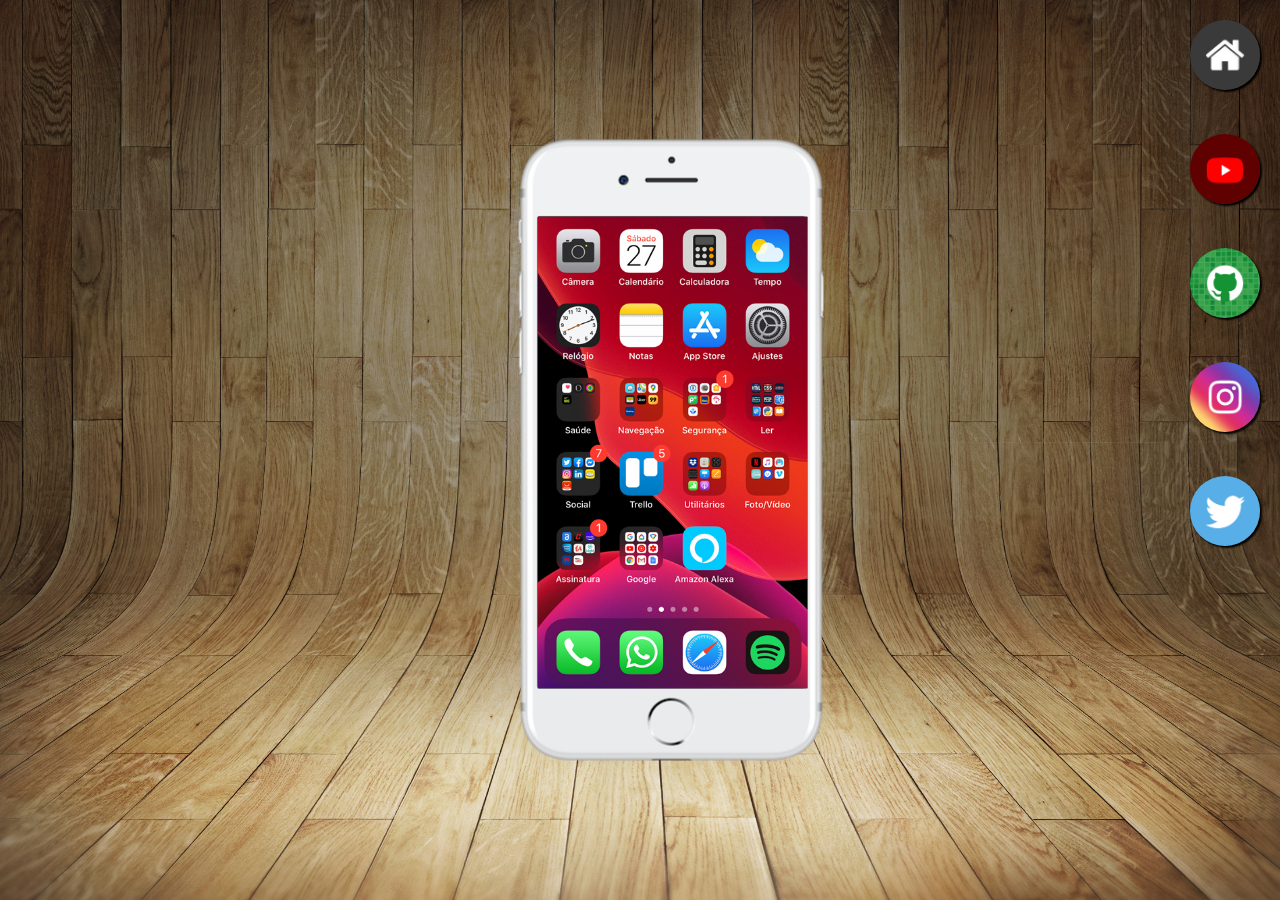
<file: index.html>
<!DOCTYPE html>
<html lang="pt-br">
<head>
    <meta charset="UTF-8">
    <meta name="viewport" content="width=device-width, initial-scale=1.0">
    <title>Projeto redes sociais</title>
    <link rel="shortcut icon" href="imagem/logo-github.jpg" type="image/x-icon">
    <link rel="stylesheet" href="estilo/style.css">
    <title> Projeto Rede Sociais</title>
</head>
<body>
<main>
    
    <section id="telefone">
        <iframe src="home.html" name="tela" id="tela" frameborder="0">
            Seu dispositivo não é compatível!
        </iframe>
    </section>



        <section id="redes-sociais">

            <ifrem>
                <a href="home.html" target="tela"> <img src="imagem/logo-home.jpg" alt="home"></a>
                <br>
                <a href="youtube.html" target="tela"> <img src="imagem/logo-youtube.jpg" alt="youtube"></a>
                <br>
                <a href="github.html" target="tela"> <img src="imagem/logo-github.jpg" alt="githu"></a>
                <br>
                <a href="instagran.html" target="tela"> <img src="imagem/logo-instagram.jpg" alt="instagran"></a>
                <br>
                <a href="TWITTER.HTML" target="tela"> <img src="imagem/logo-twitter.jpg" alt="twitter"></a>
                <br>
            </ifrem>
            

        </section>
    
    
    
</main>

</body>
</html>
</file>
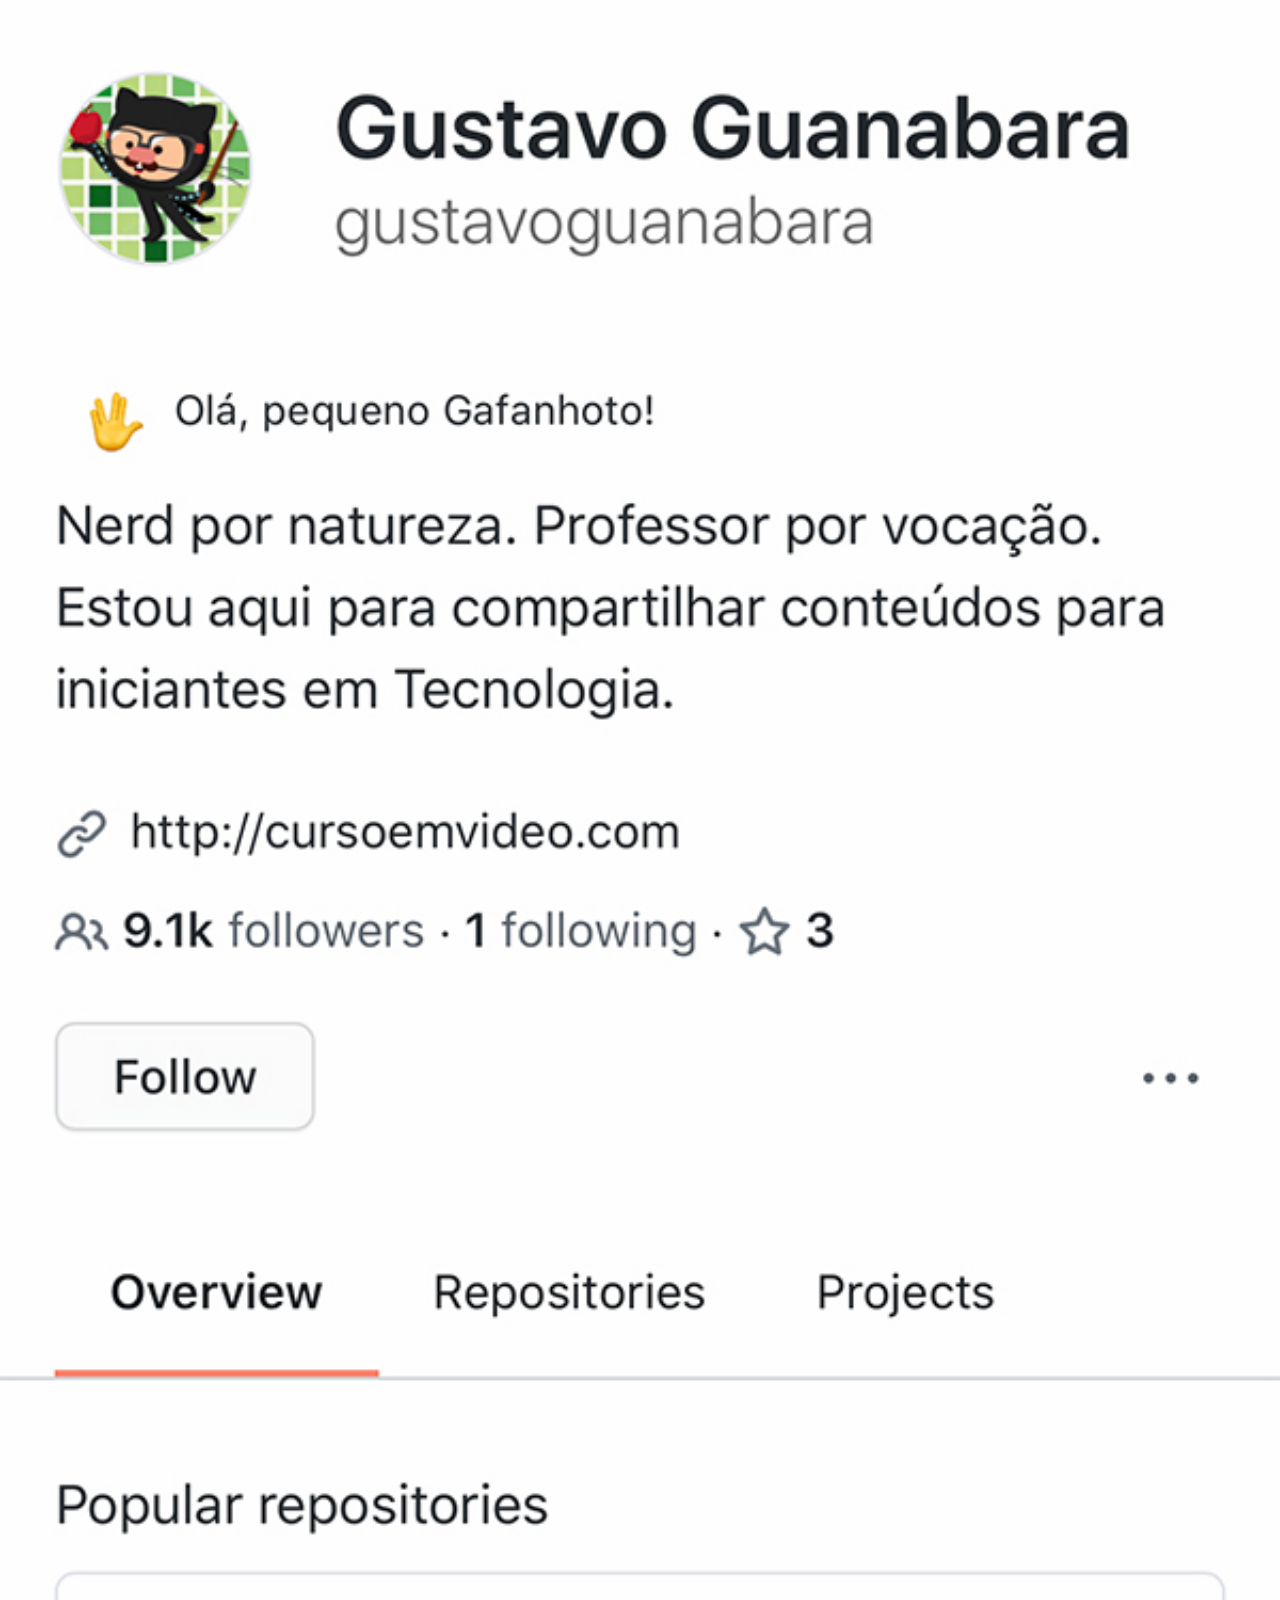
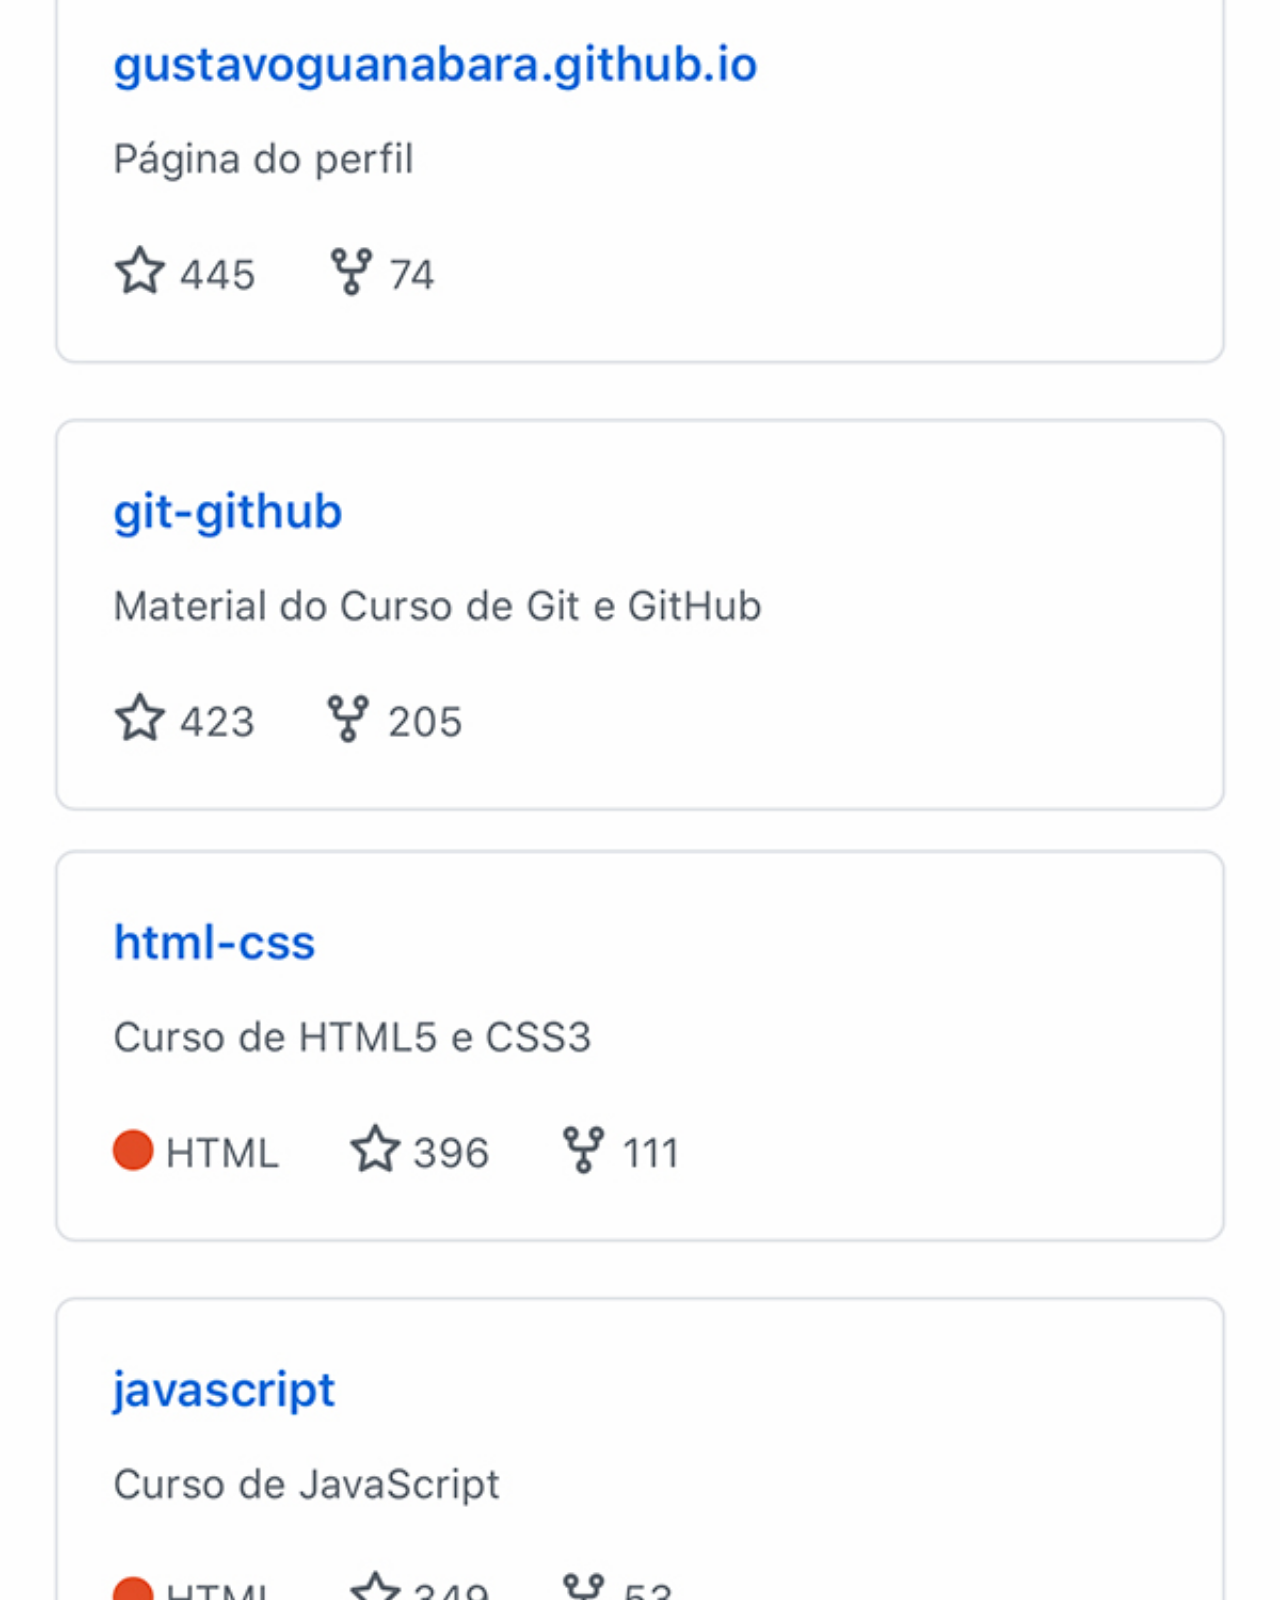
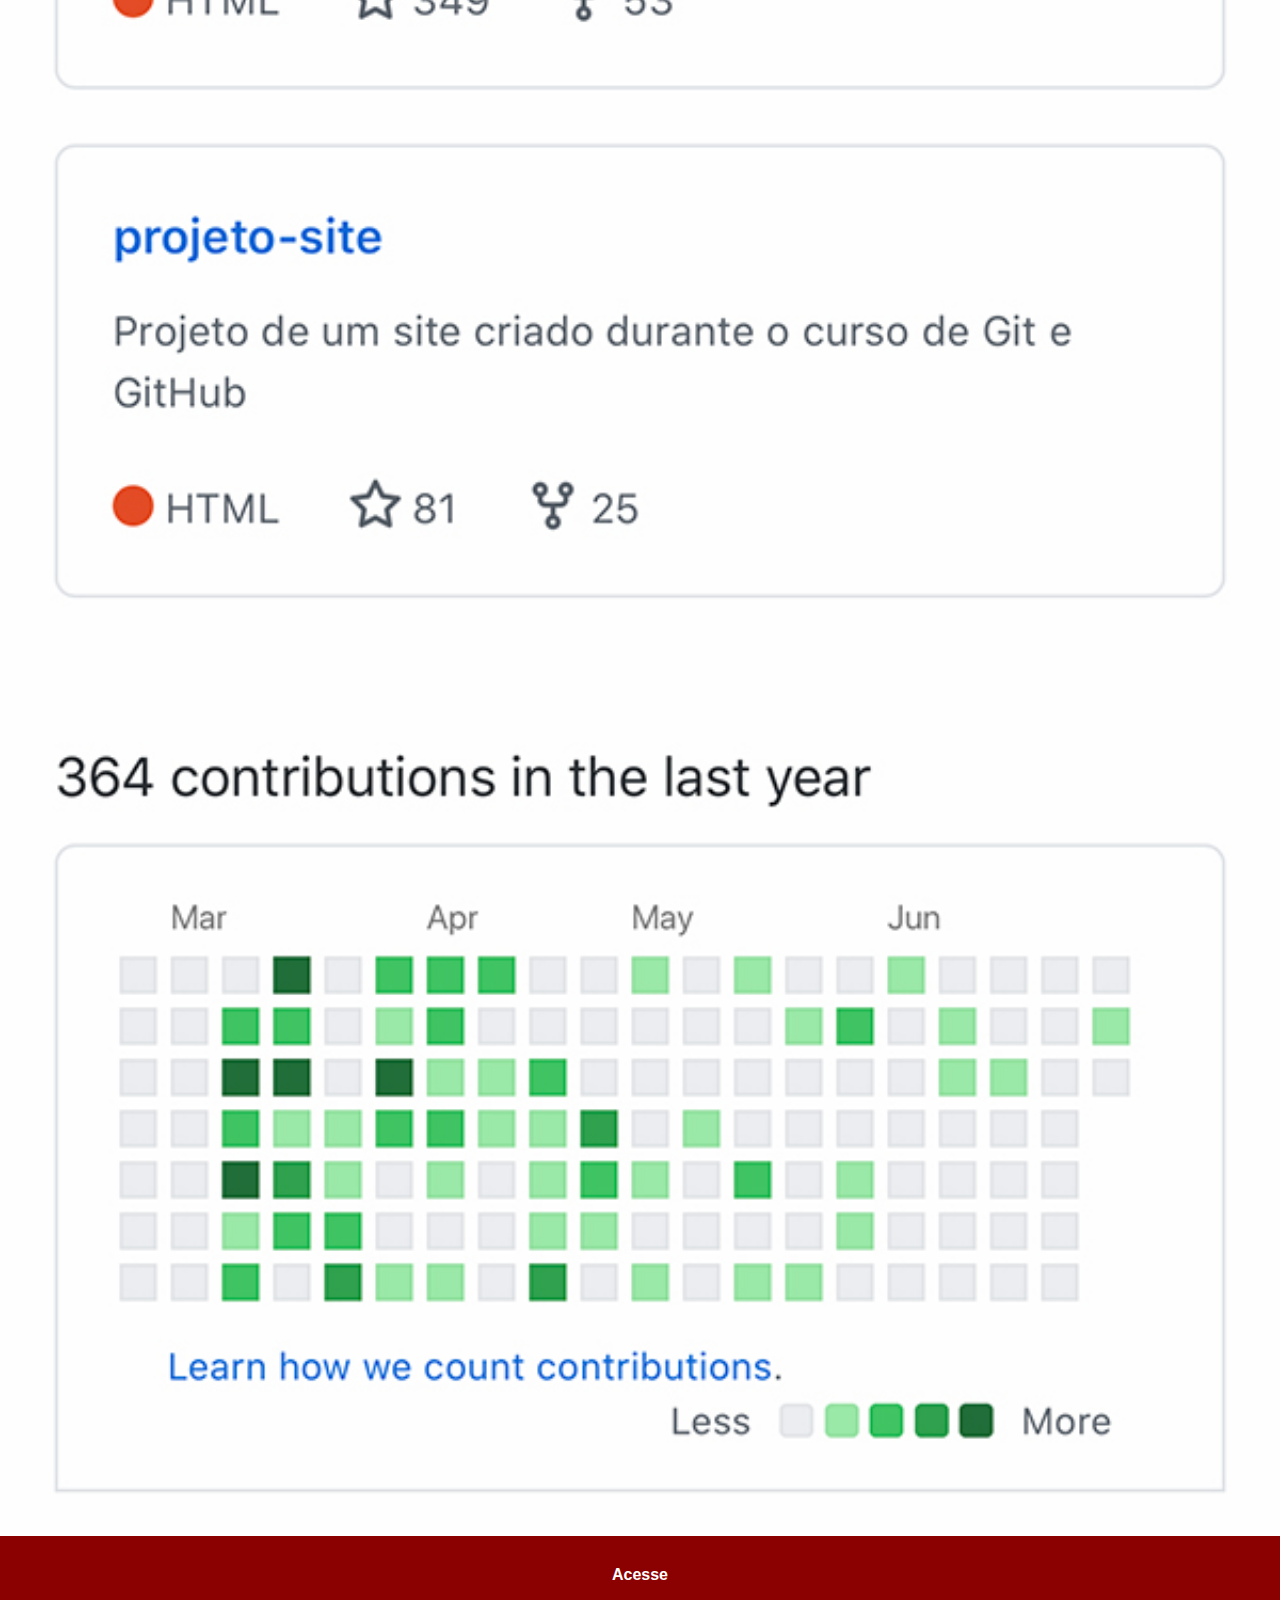
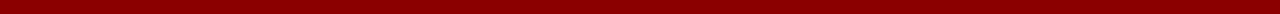
<file: github.html>
<!DOCTYPE html>
<html lang="en">
<head>
    <meta charset="UTF-8">
    <meta name="viewport" content="width=device-width, initial-scale=1.0">
    <title>Github</title>
    <link rel="stylesheet" href="estilo/social.css">
</head>
<body>
    <img src="imagem/tela-github.jpg" alt="githu">
    <a href="htto://github.com/gustavoguanabara/" target="_blank">Acesse</a>
</body>
</html>
</file>
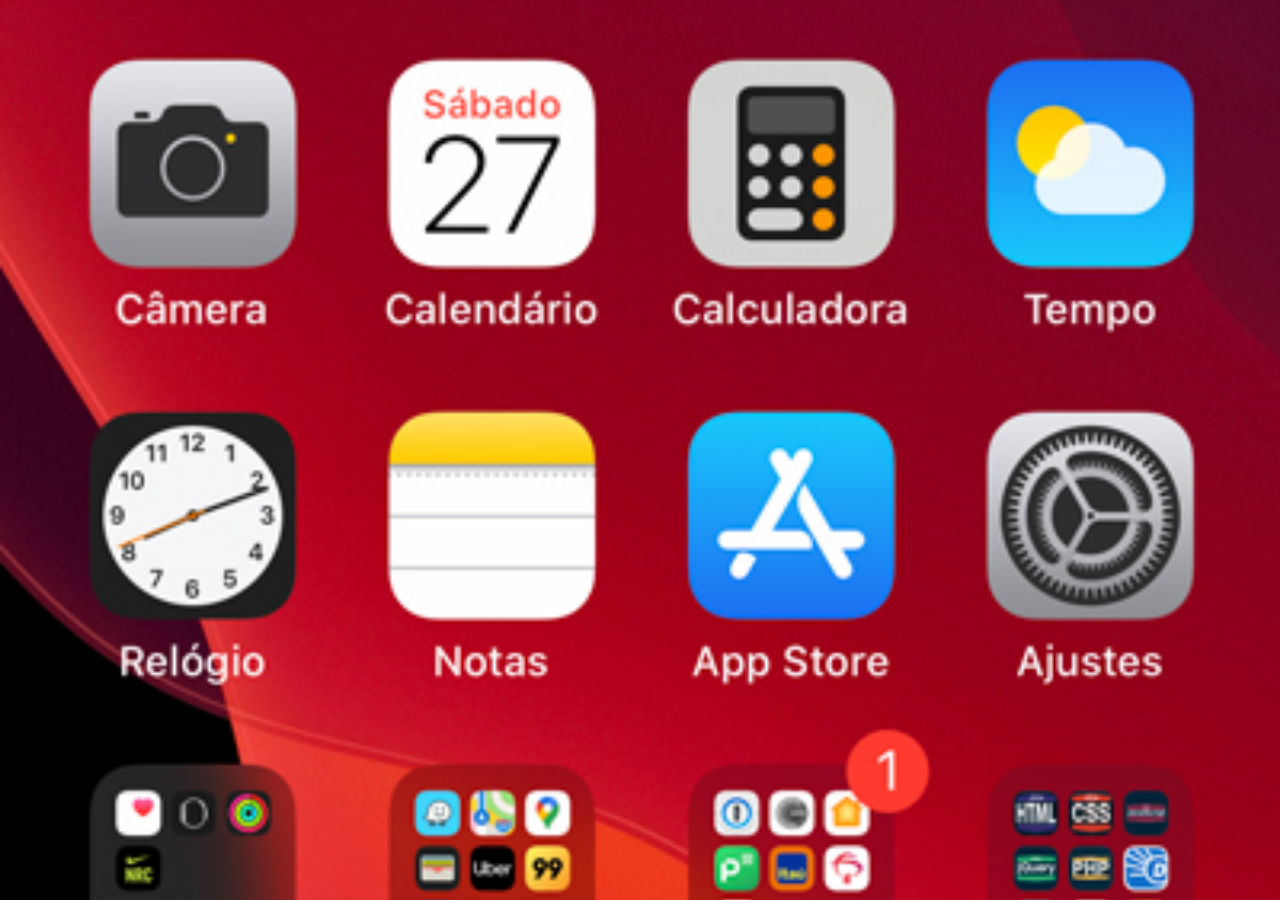
<file: home.html>
<!DOCTYPE html>
<html lang="Ppt-br">
<head>
    <meta charset="UTF-8">
    <meta name="viewport" content="width=device-width, initial-scale=1.0">
    <title>home</title>

</head>
<style>
    *{
        margin: 0px;
        padding:0px;
    }
    body{
        width: 100vw;
        height: 100vh;
        background: black url('imagem/tela-home.jpg') no-repeat
        top center;
        background-size: cover;
    }
</style>
<body>
    
</body>
</html>
</file>
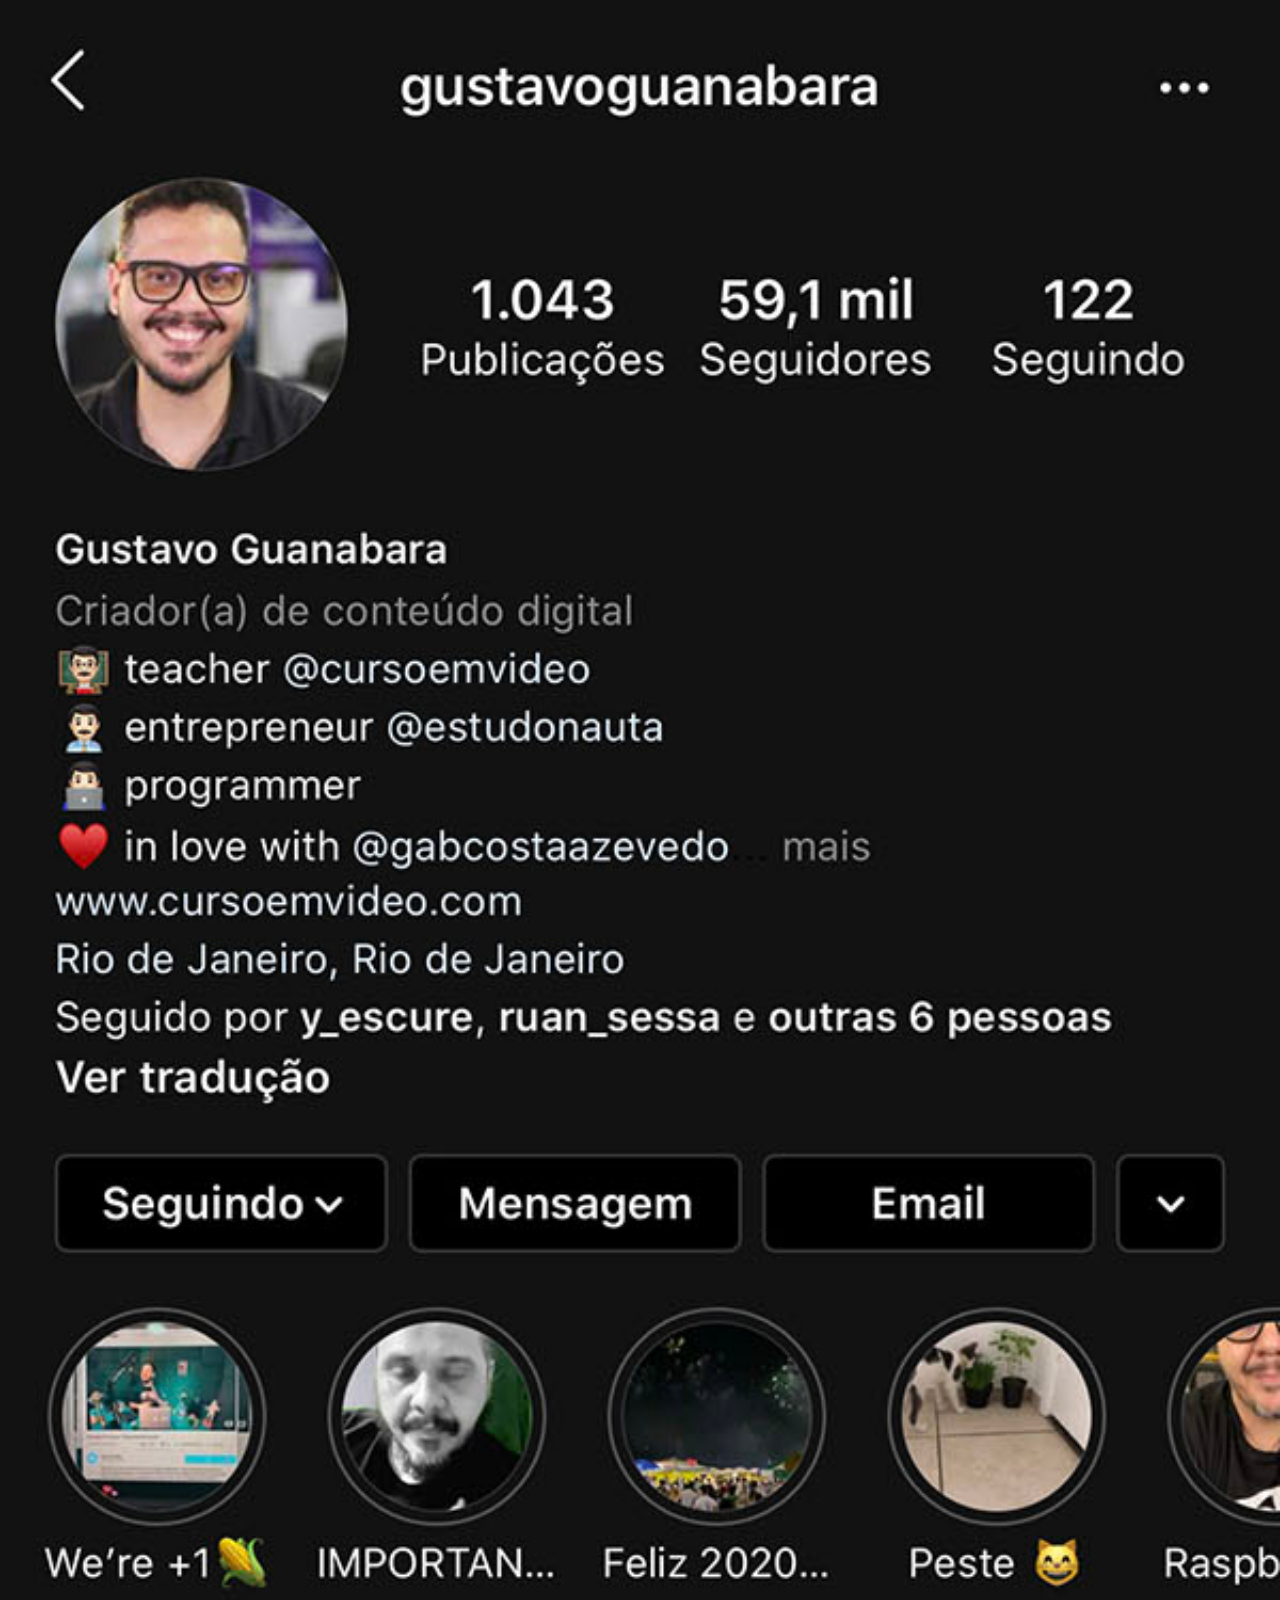
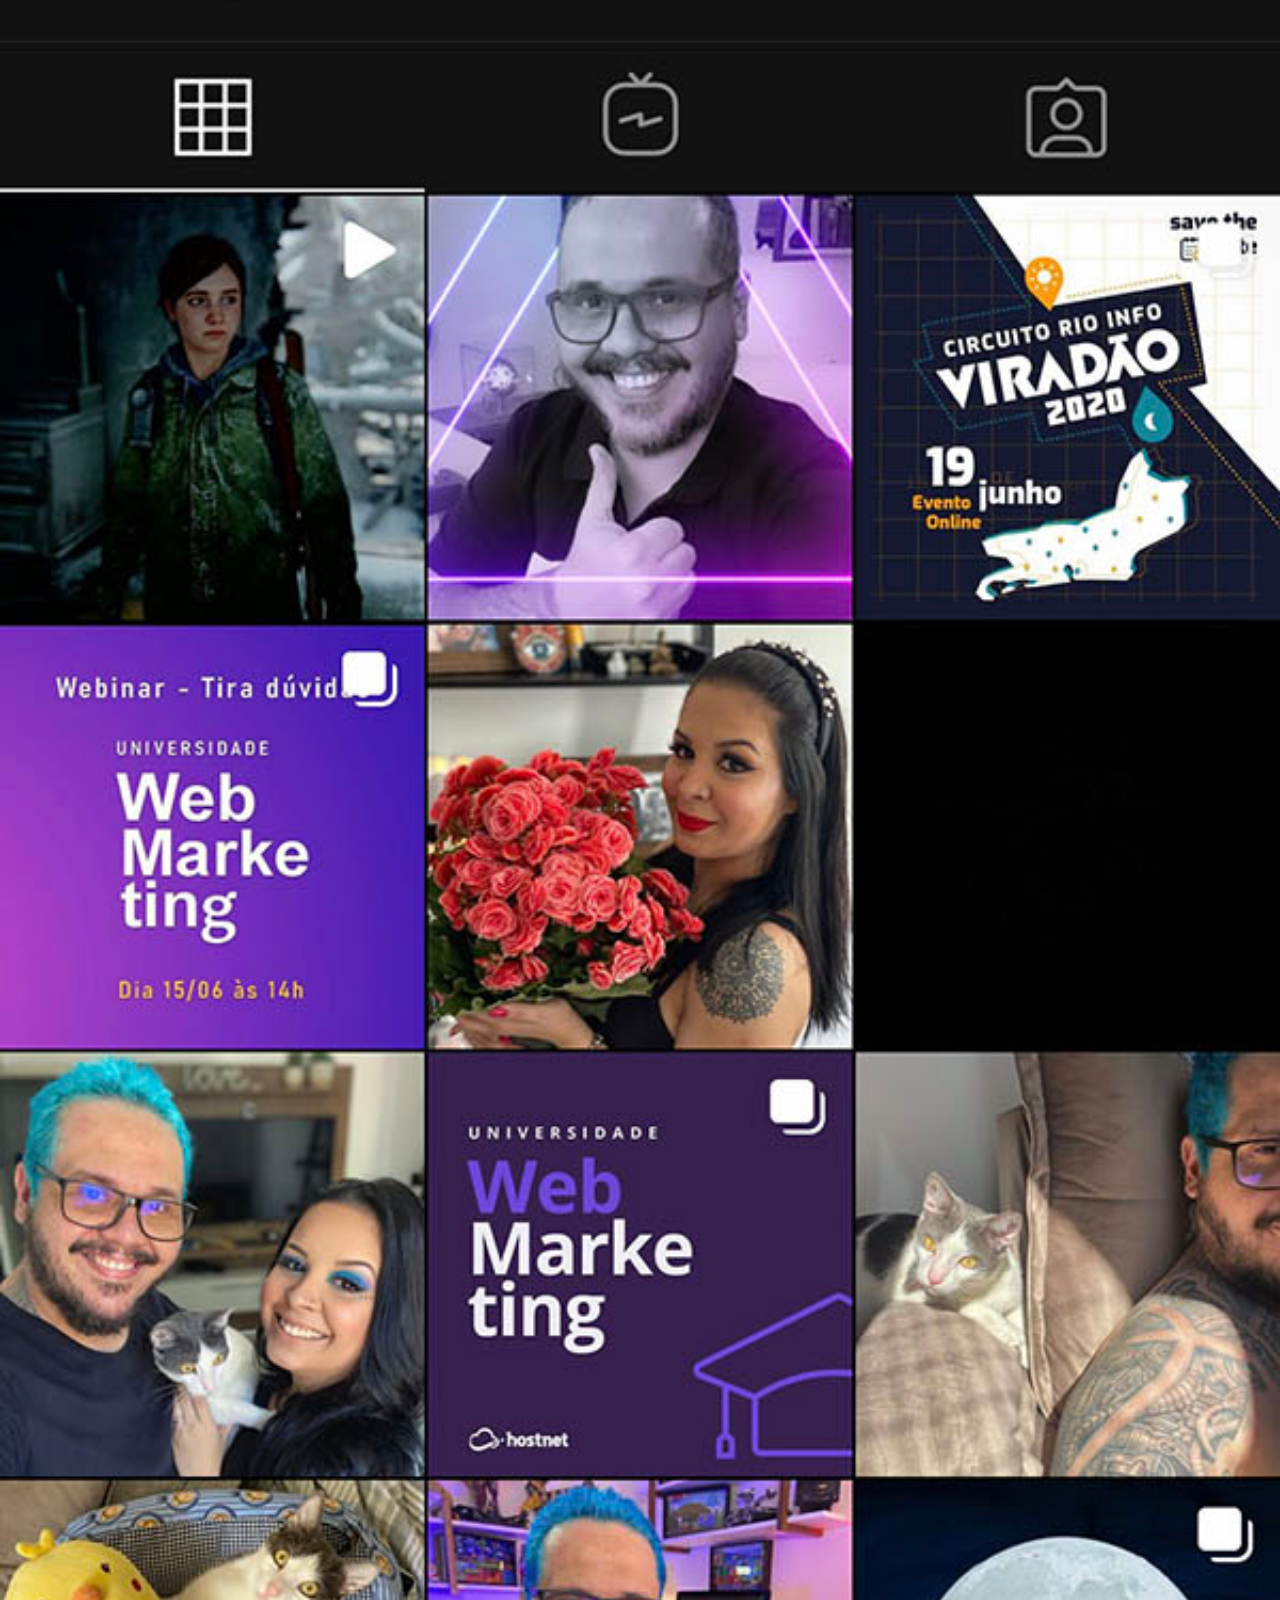
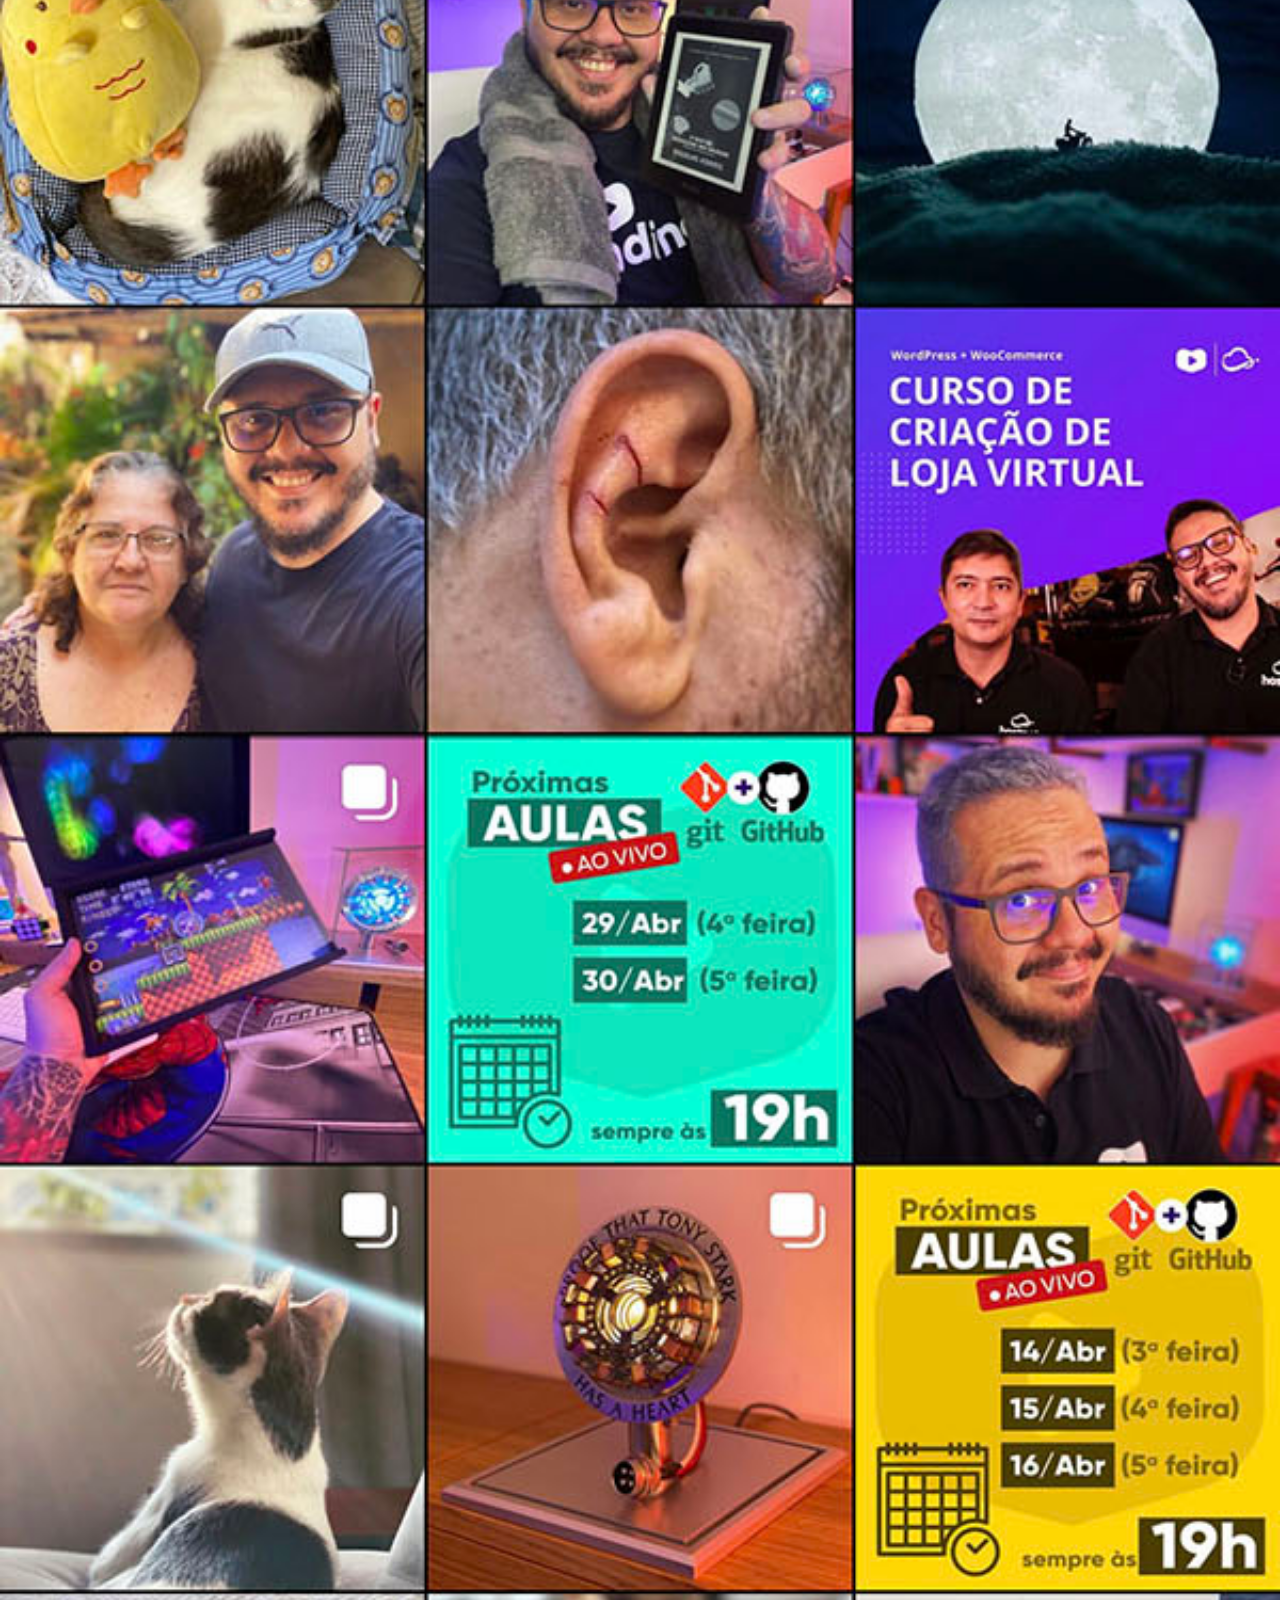
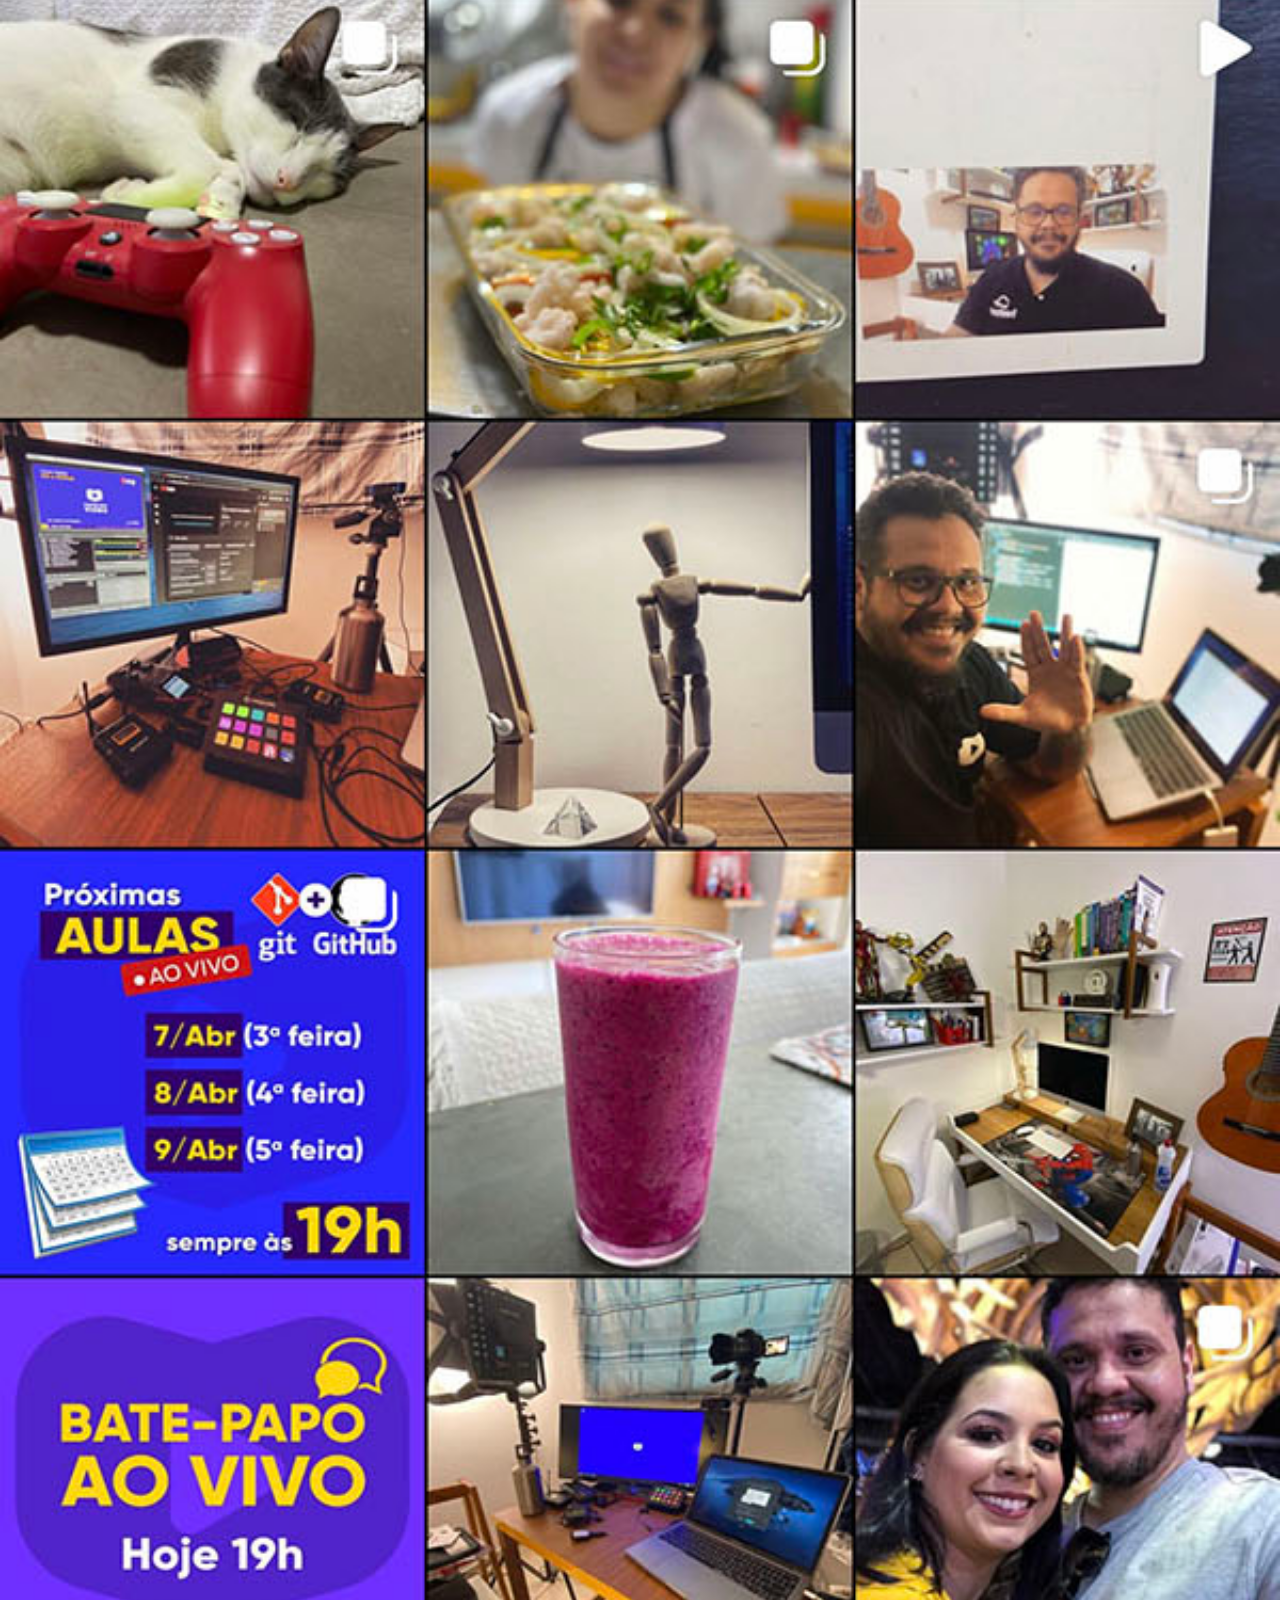
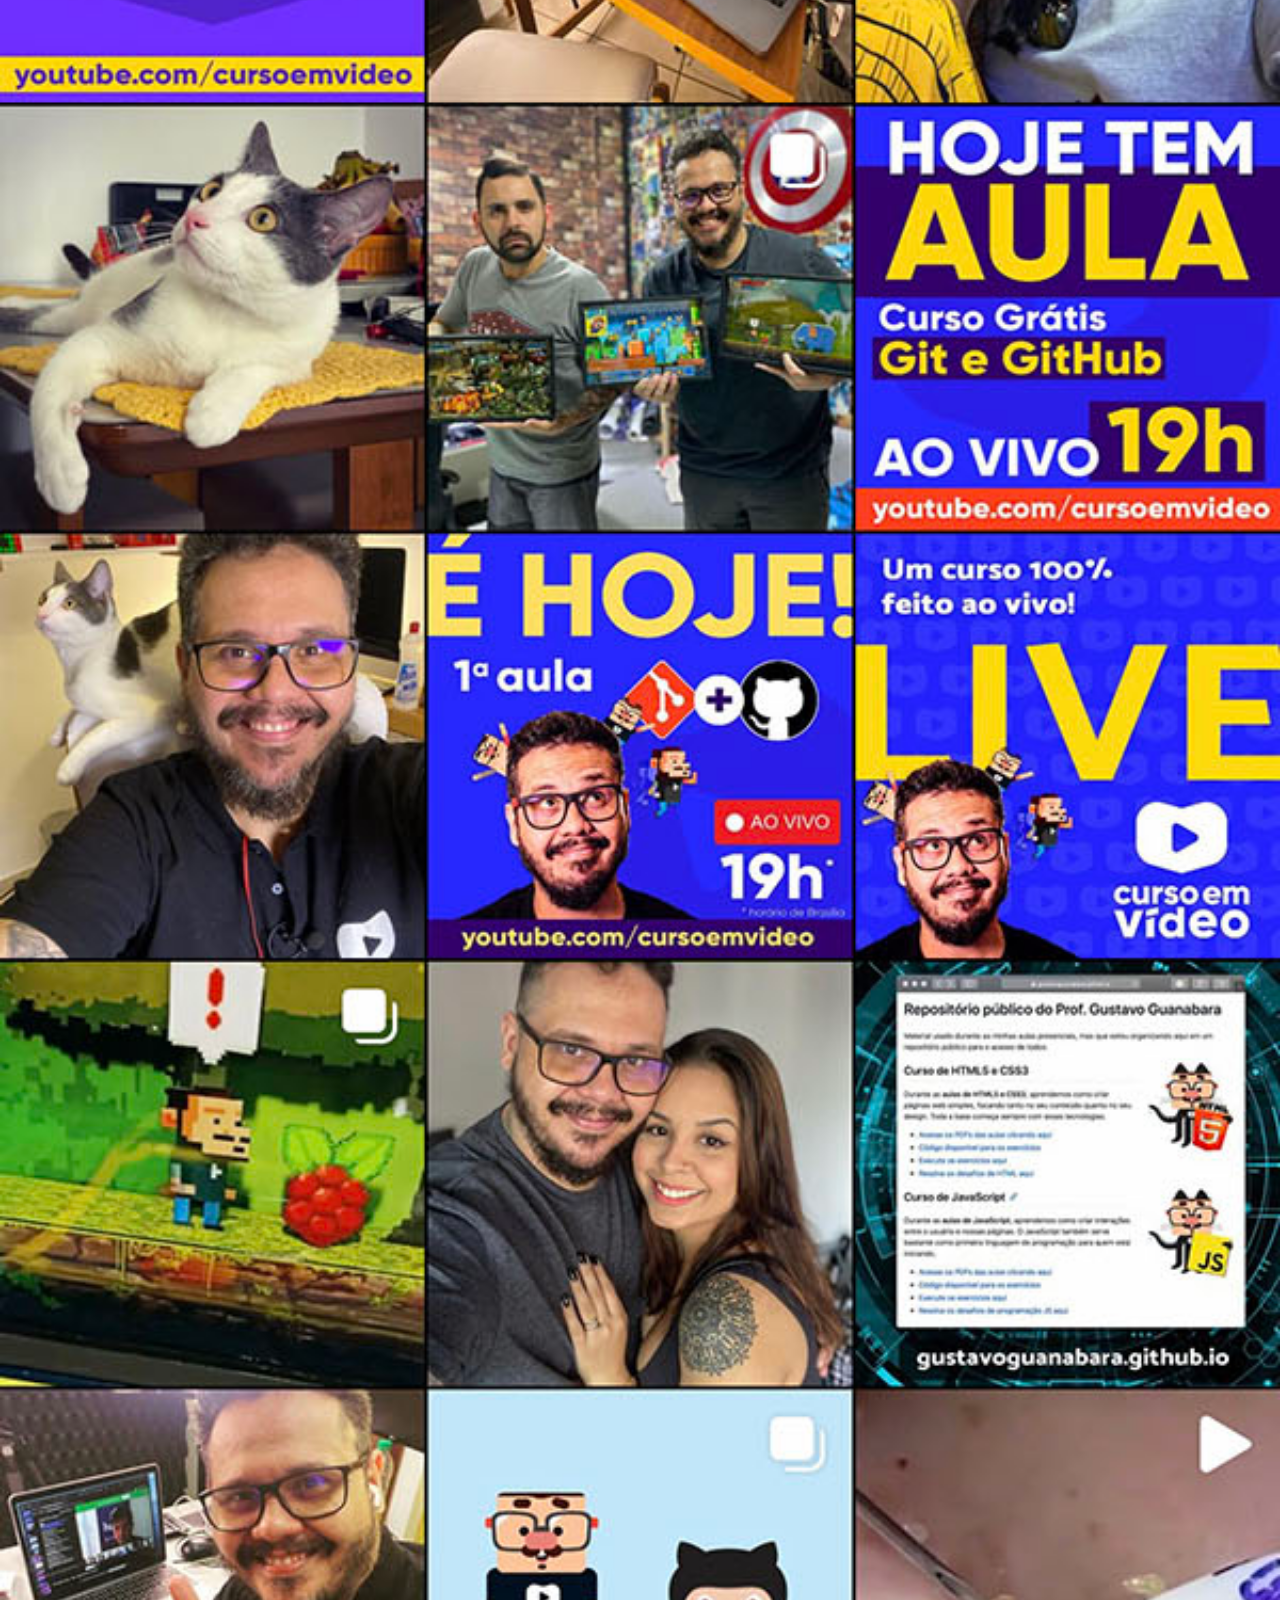
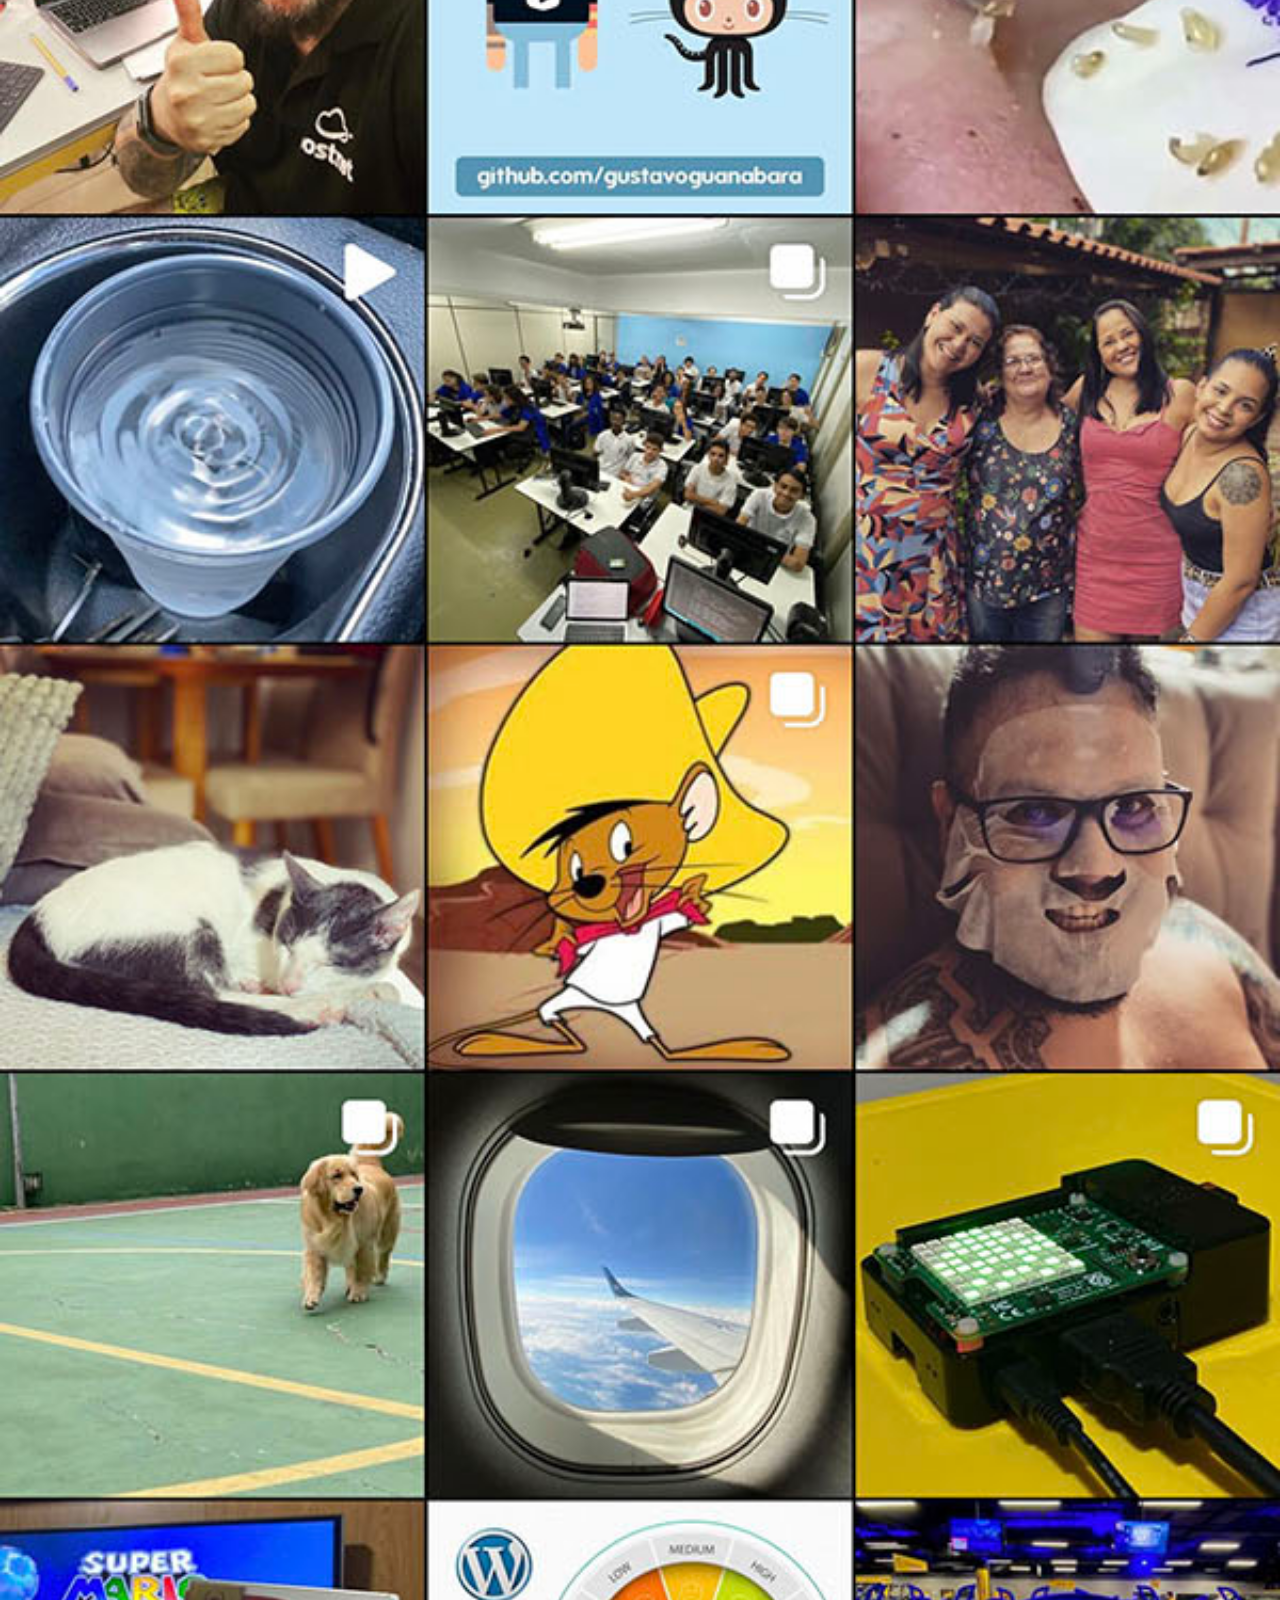
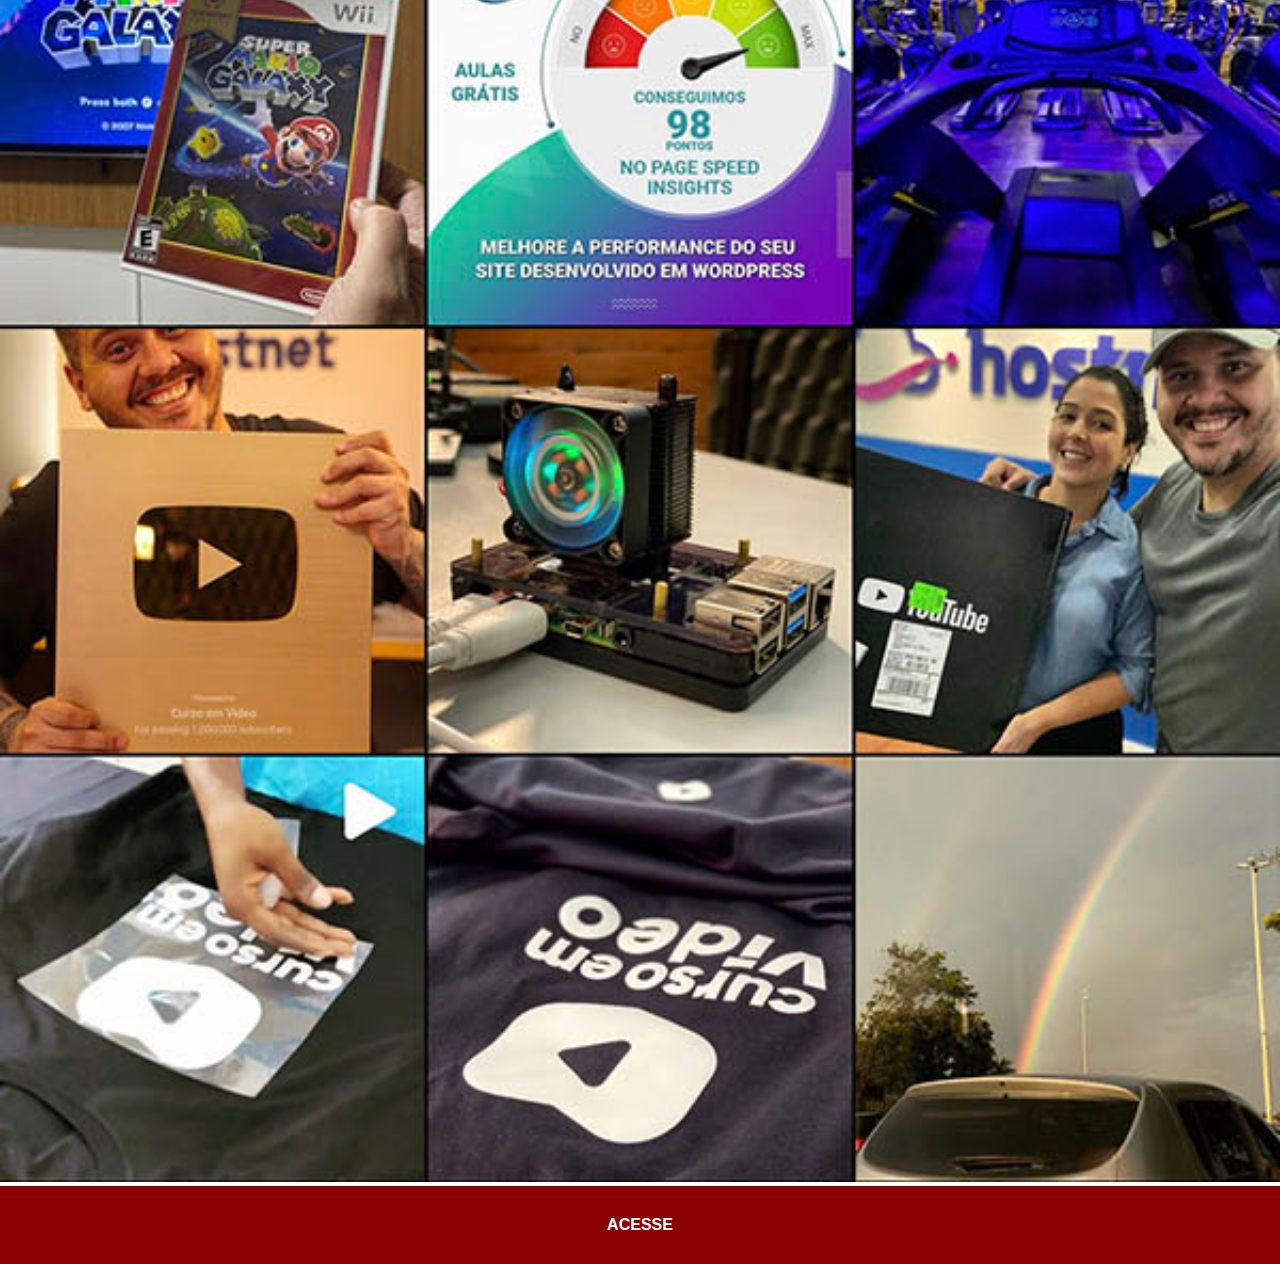
<file: instagran.html>
<!DOCTYPE html>
<html lang="pt-br">
<head>
    <meta charset="UTF-8">
    <meta name="viewport" content="width=device-width, initial-scale=1.0">
    <title>instagran</title>
    <link rel="stylesheet" href="estilo/social.css">
</head>
<body>
    <img src="imagem/tela-instagram.jpg" alt="Instagran">
    <a href="gustavoguanabara" target="_blank"> ACESSE</a>
</body>
</html>
</file>
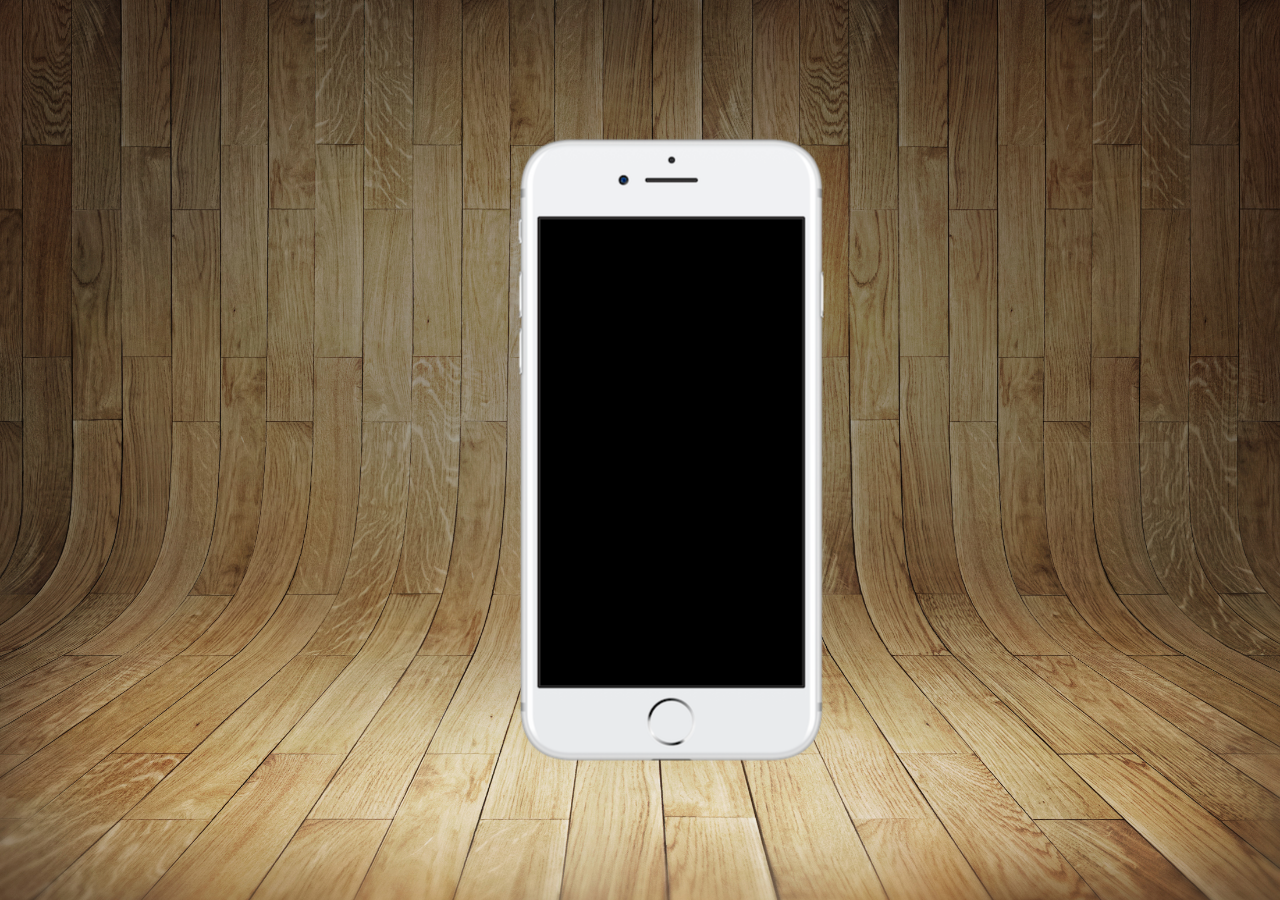
<file: projeto-social.html>
<!DOCTYPE html>
<html lang="pt-br">
<head>
    <meta charset="UTF-8">
    <meta name="viewport" content="width=device-width, initial-scale=1.0">
    <title>Projeto redes sociais</title>
    <link rel="shortcut icon" href="imagem/logo-github.jpg" type="image/x-icon">
    <link rel="stylesheet" href="estilo/style.css">
    <title> Projeto Rede Sociais</title>
</head>
<body>
<main>
    <section id="telefone">

    </section >



    <section id="redes-sociais">

    </section>
</main>
</body>
</html>
</file>
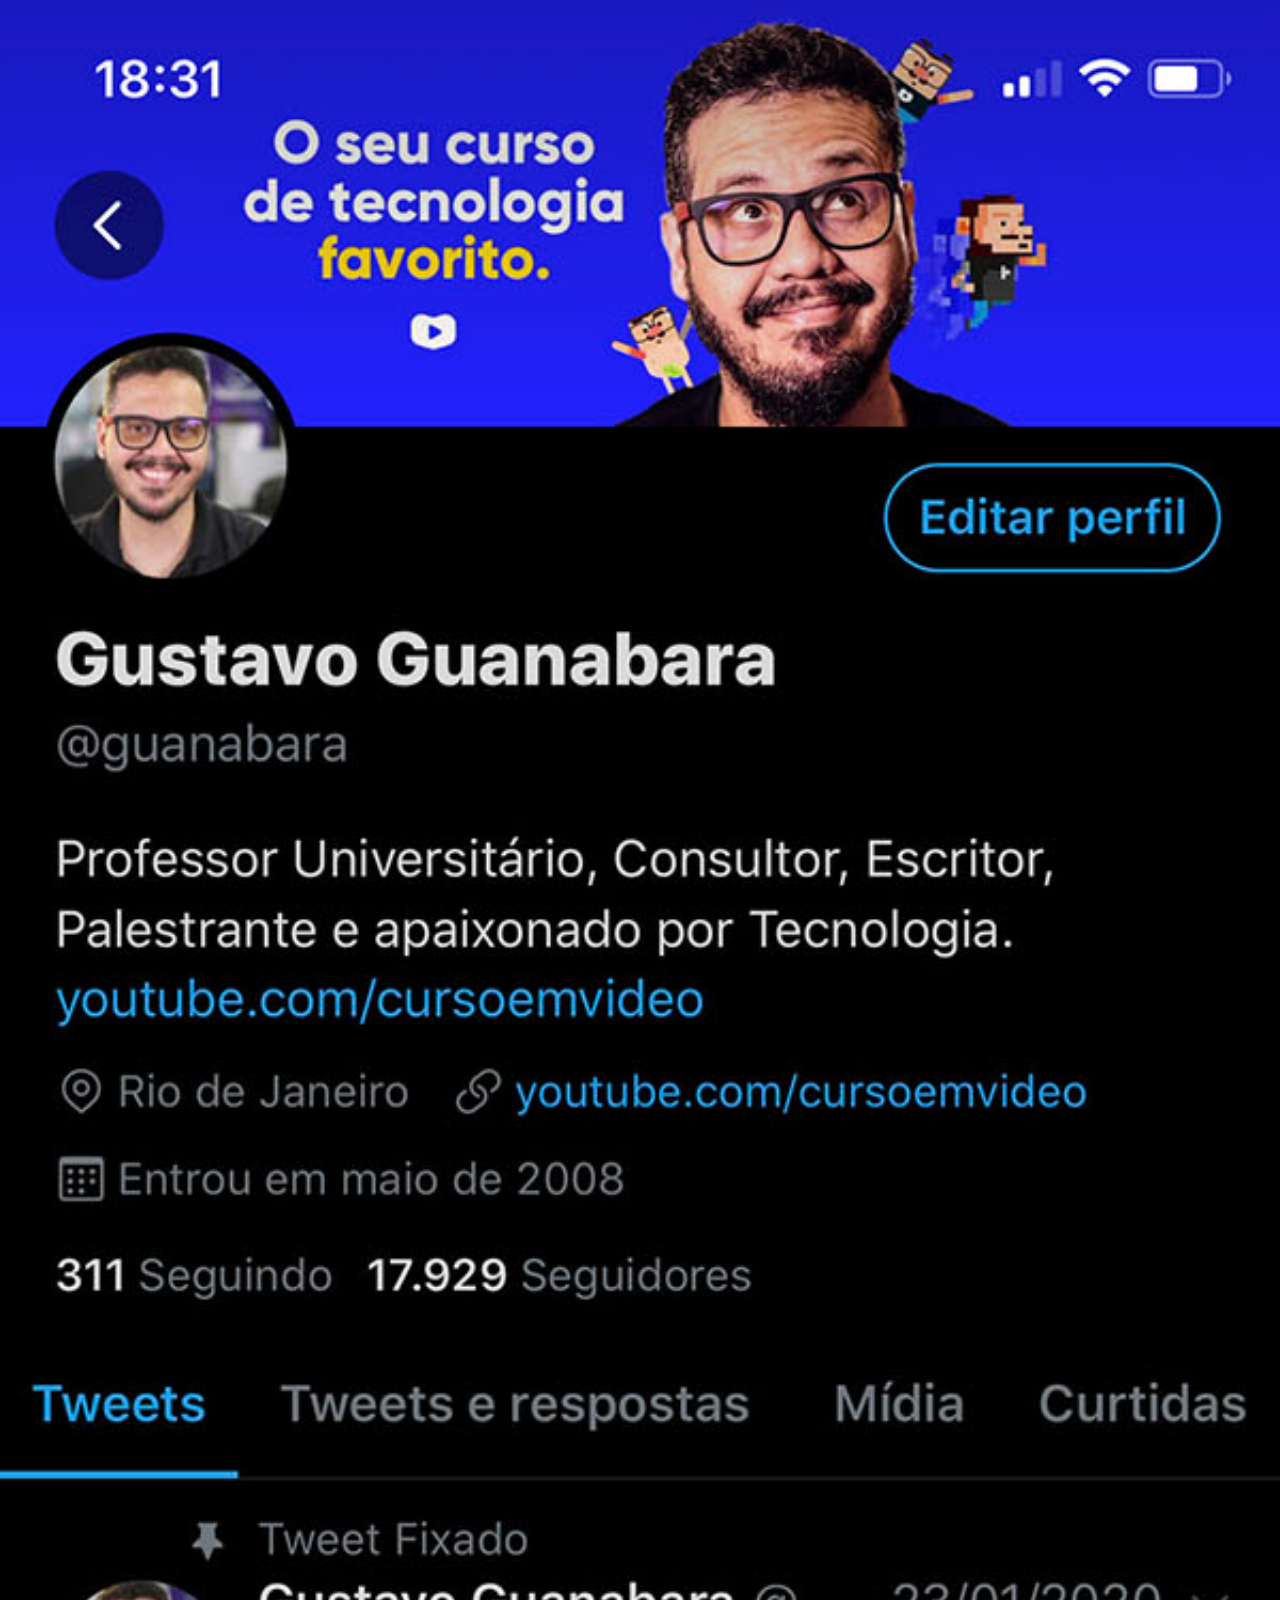
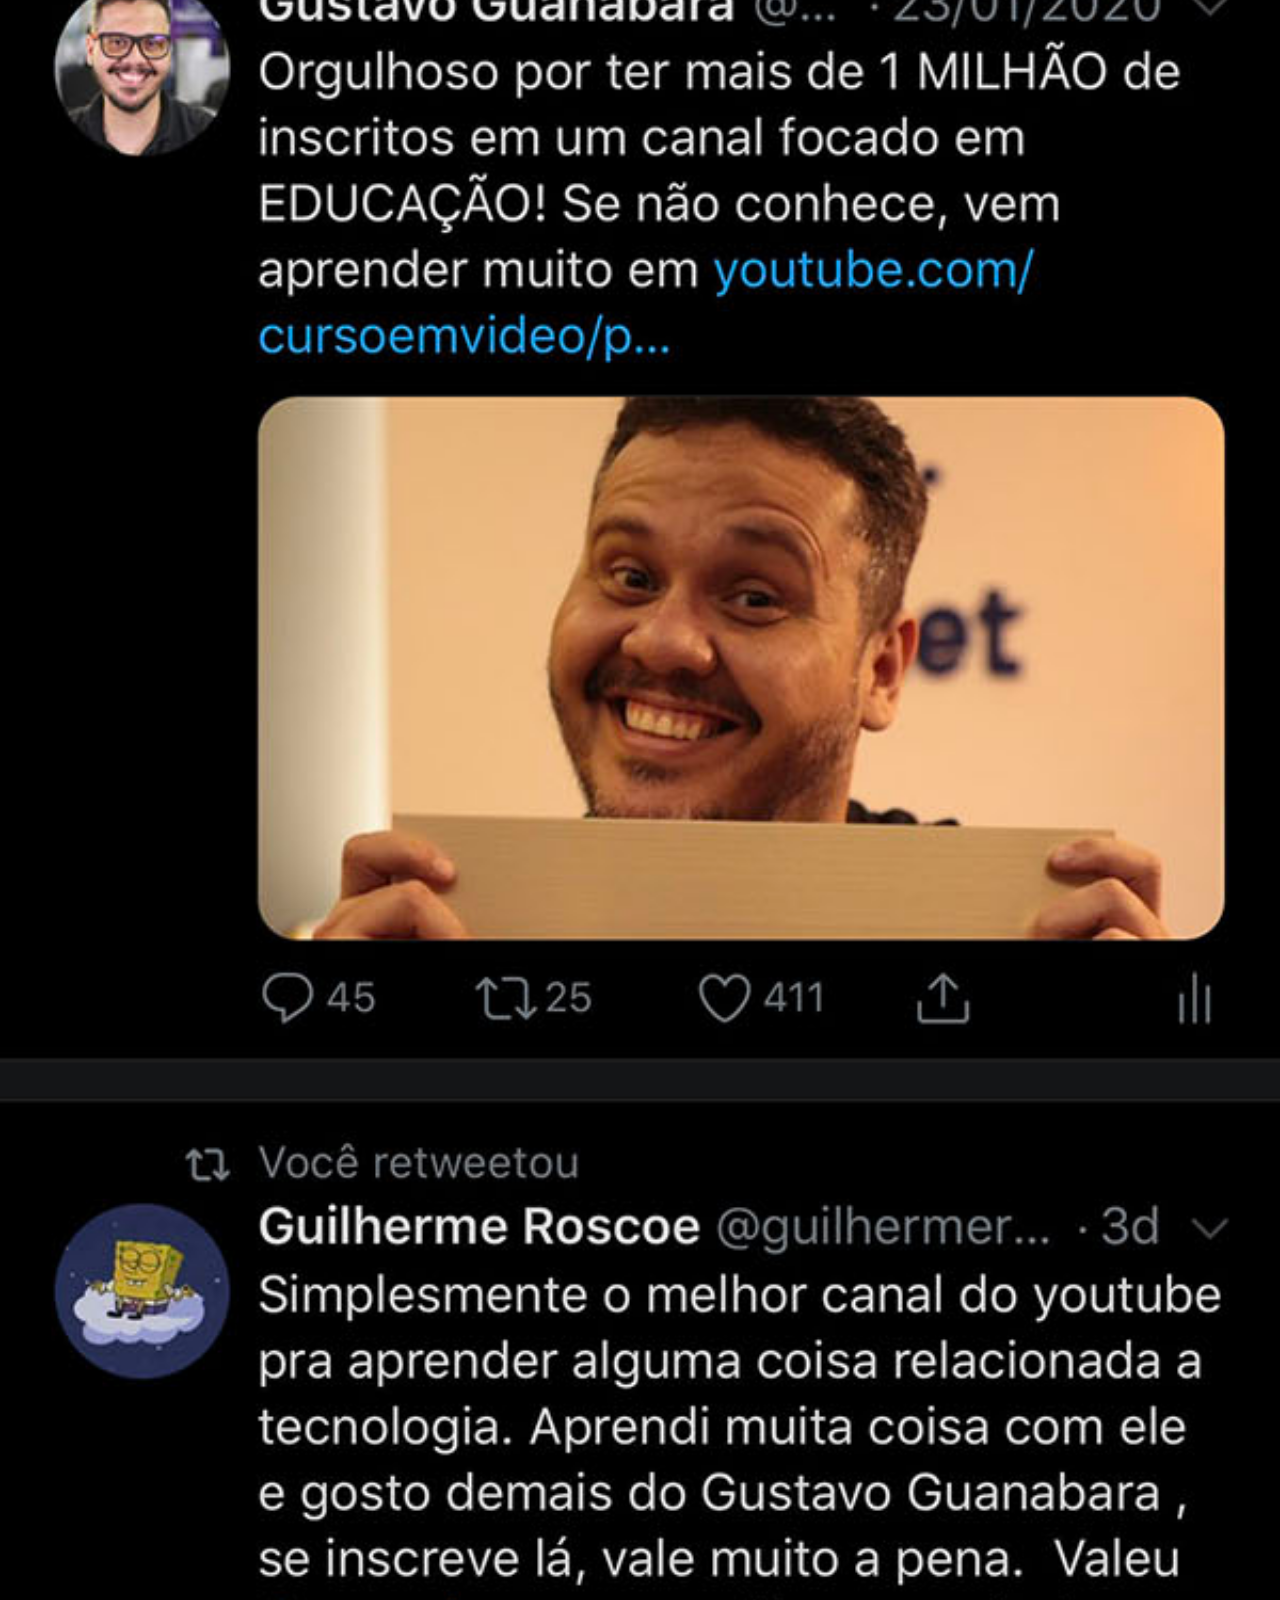
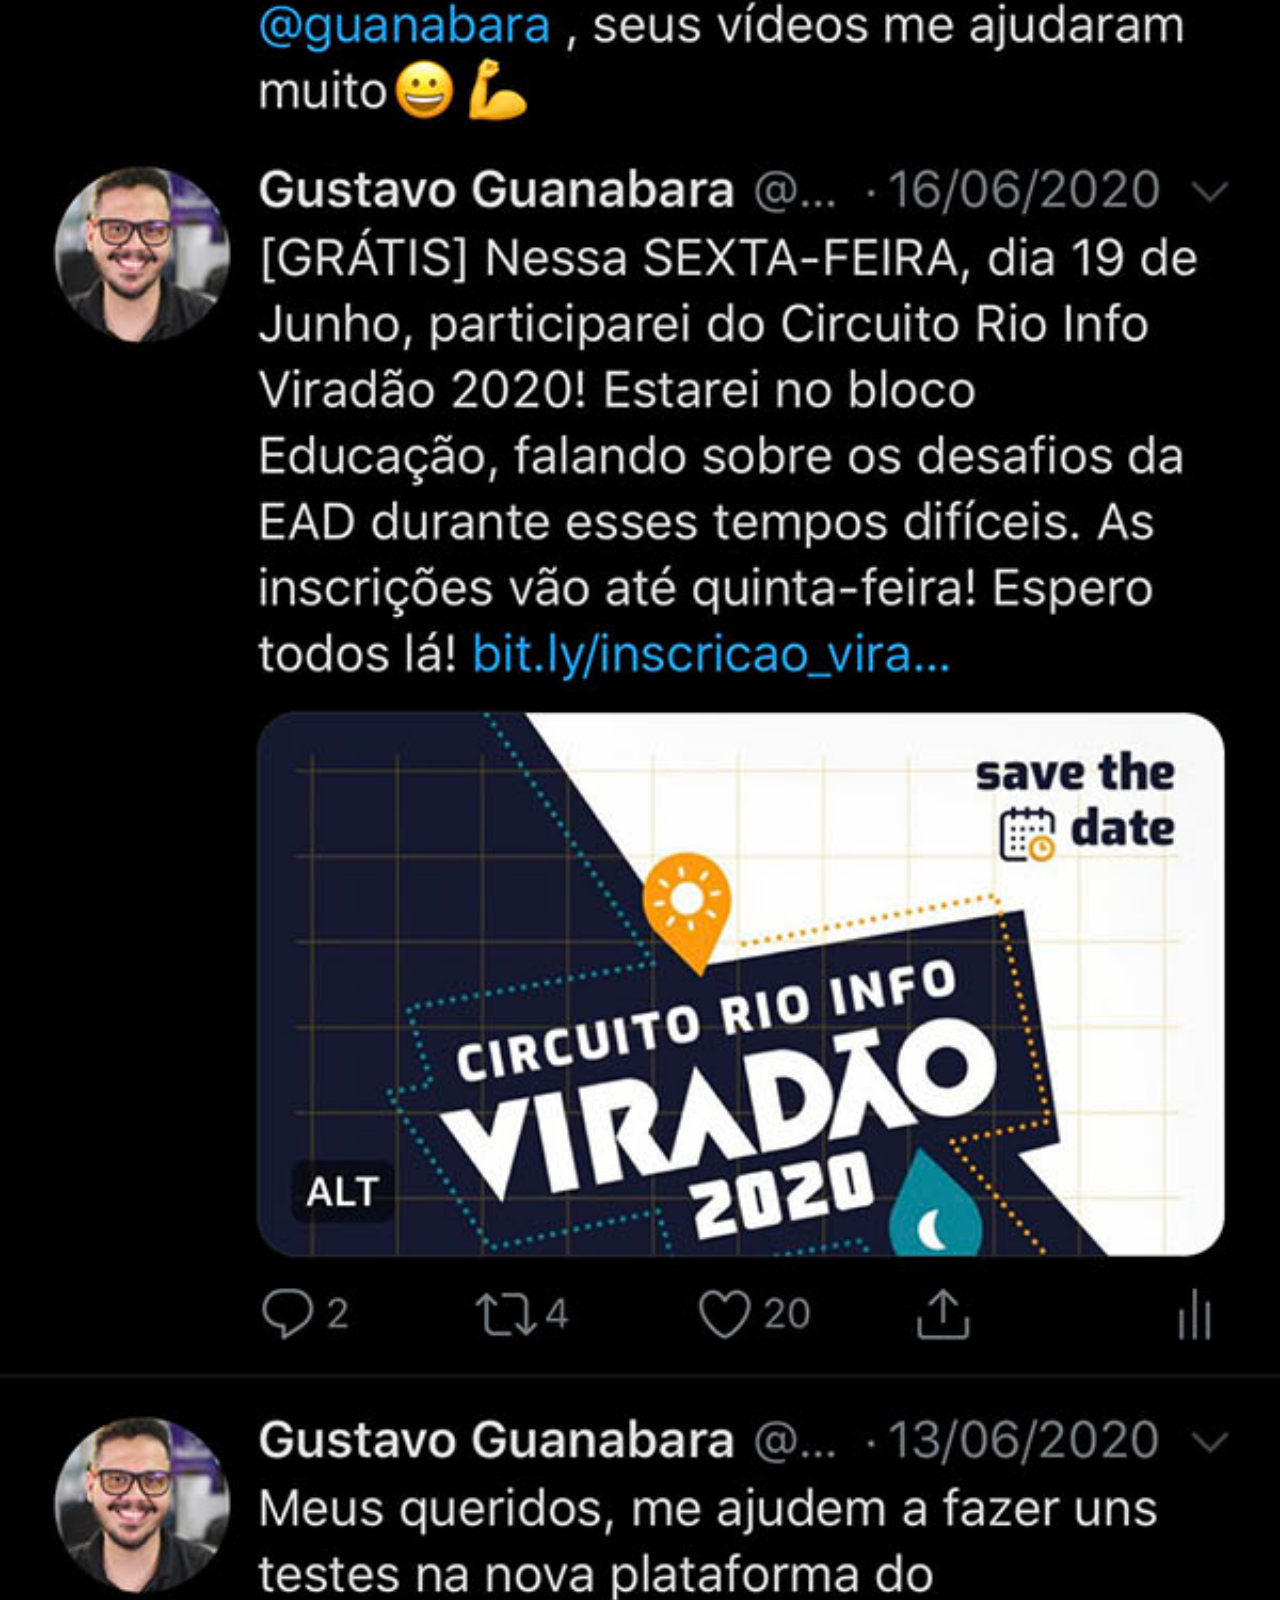
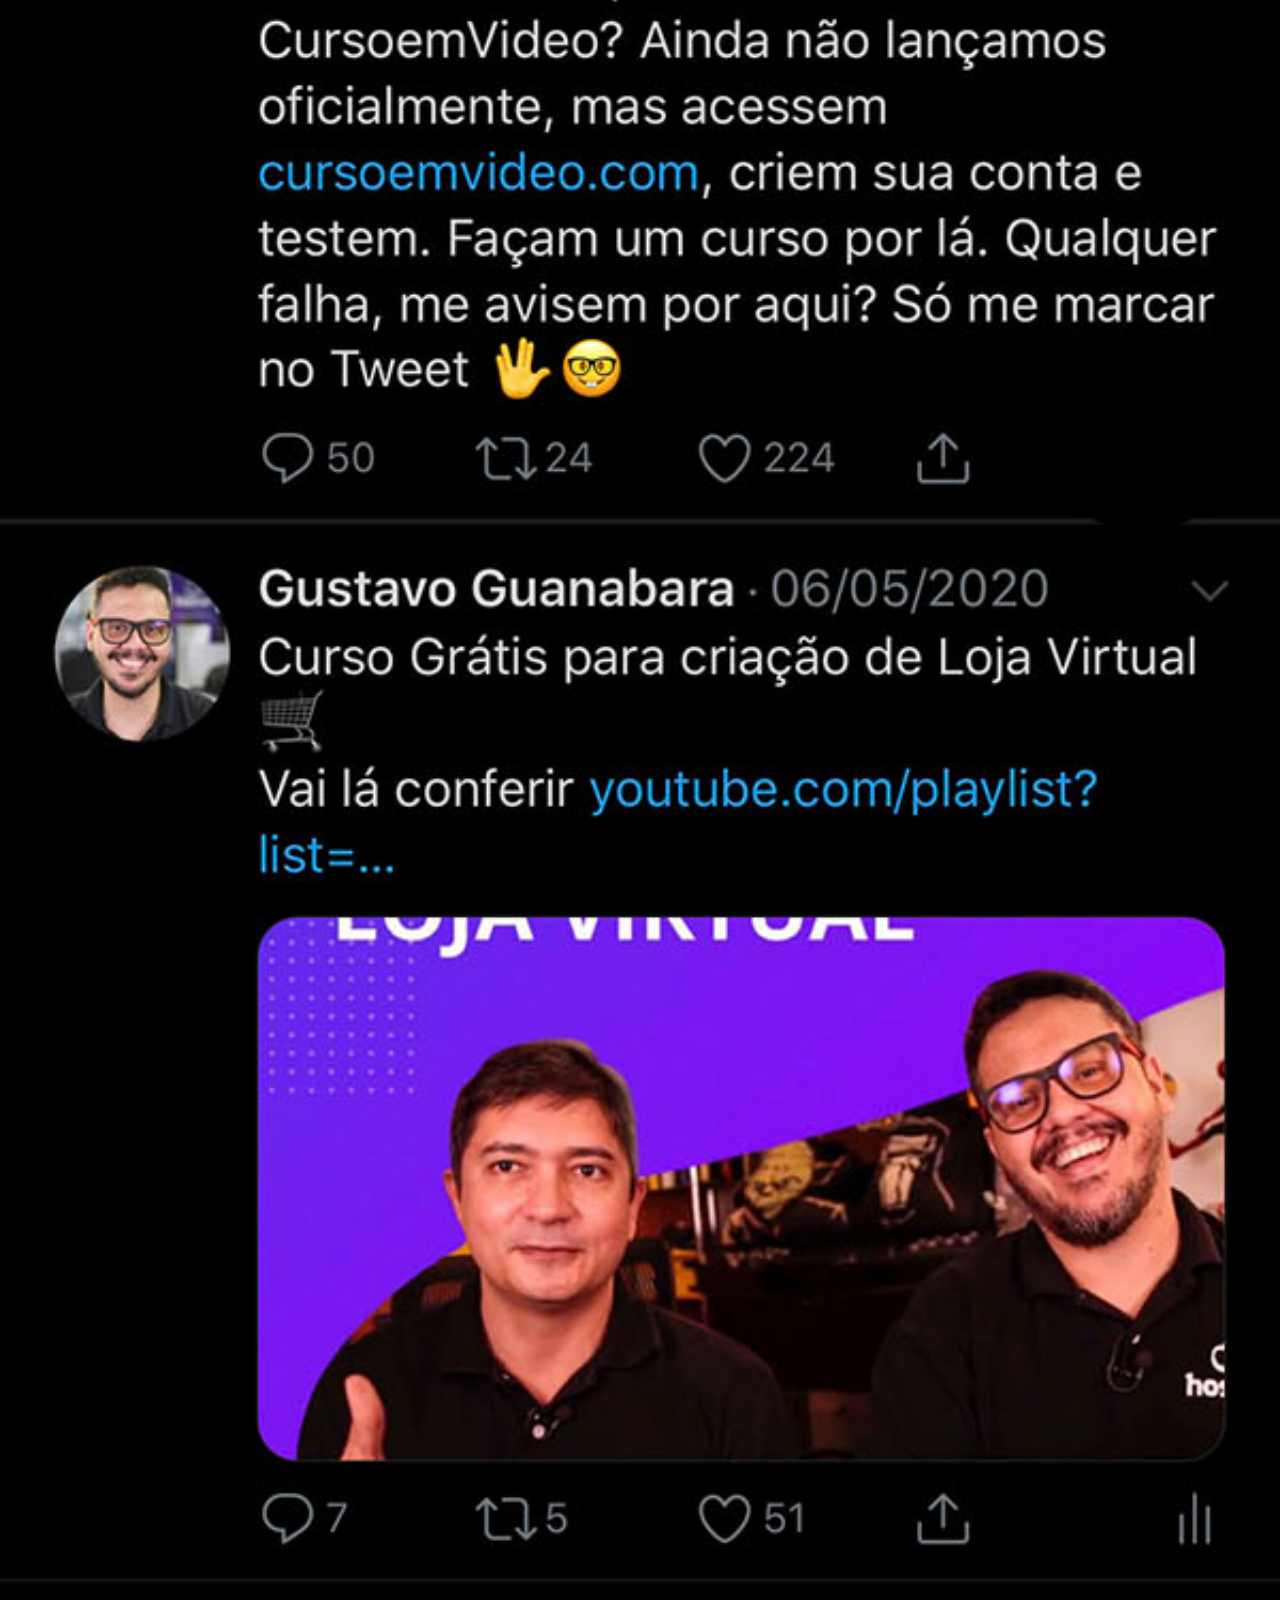
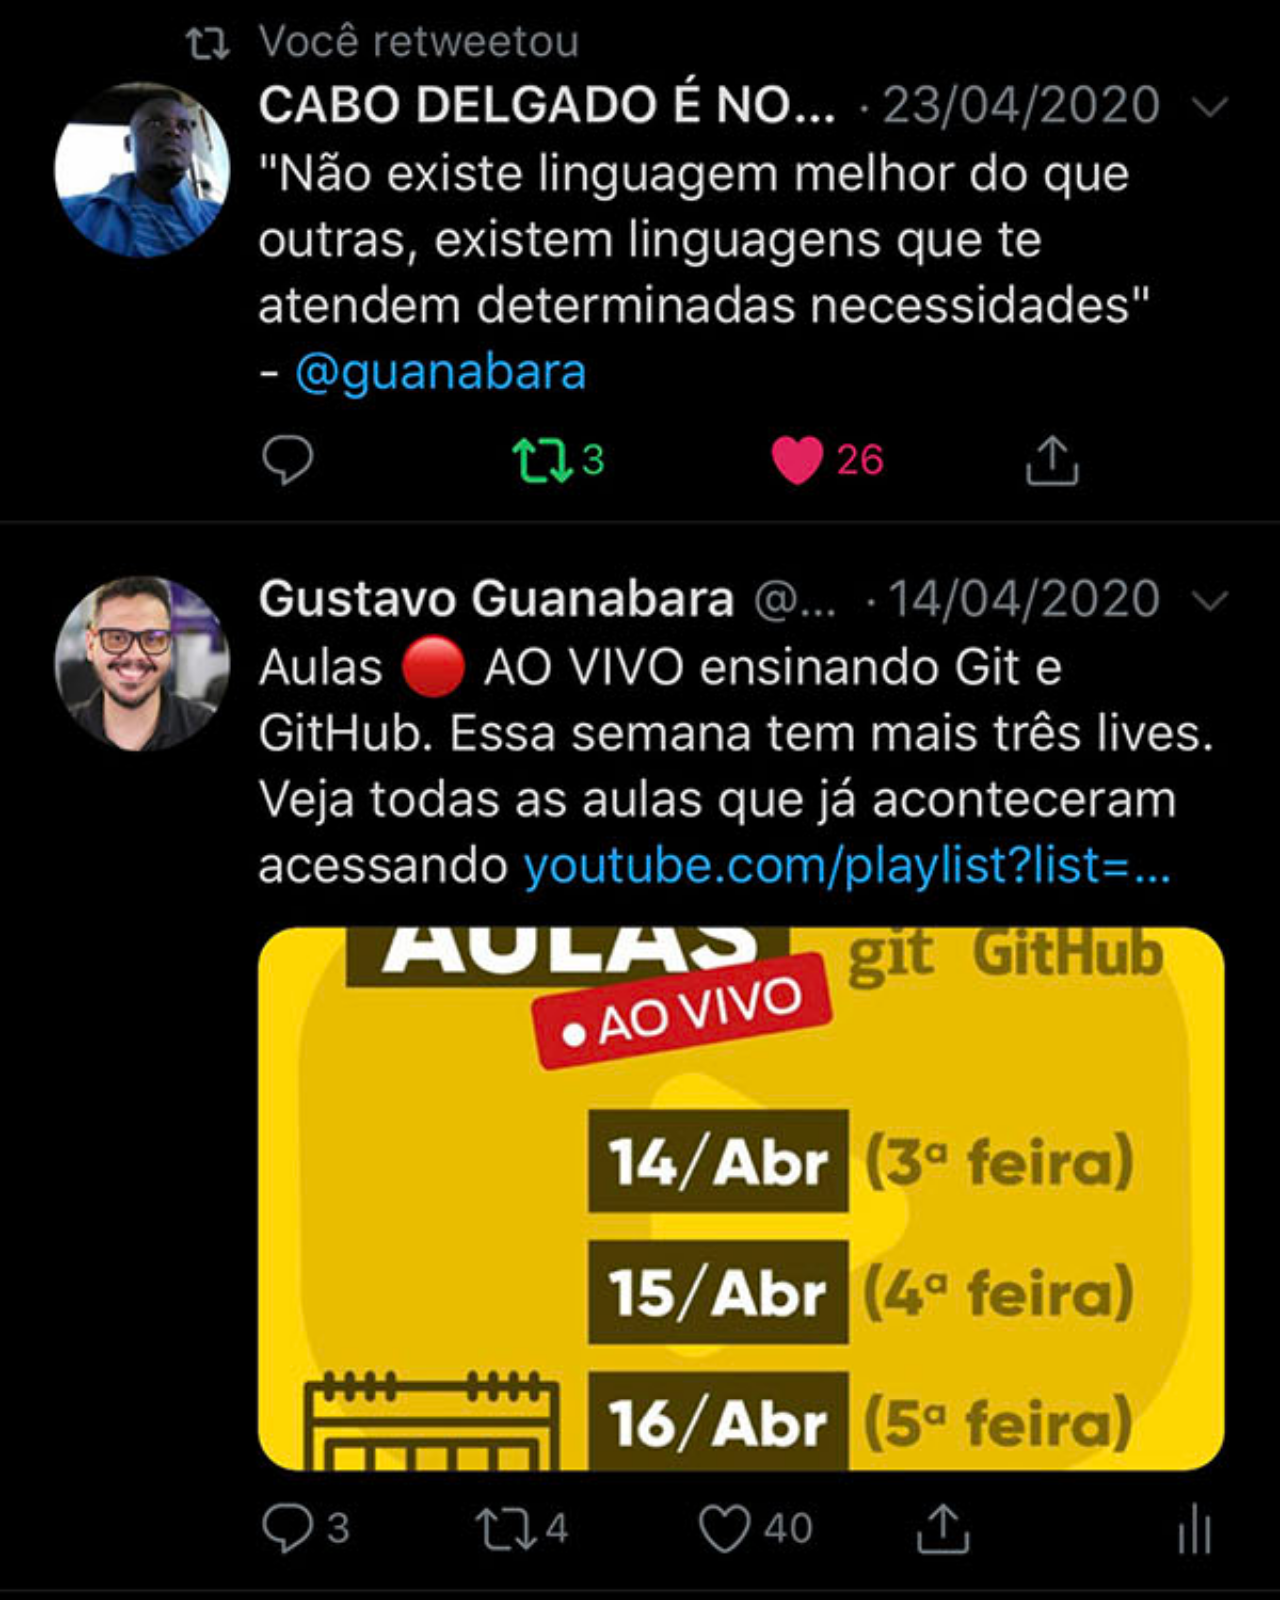
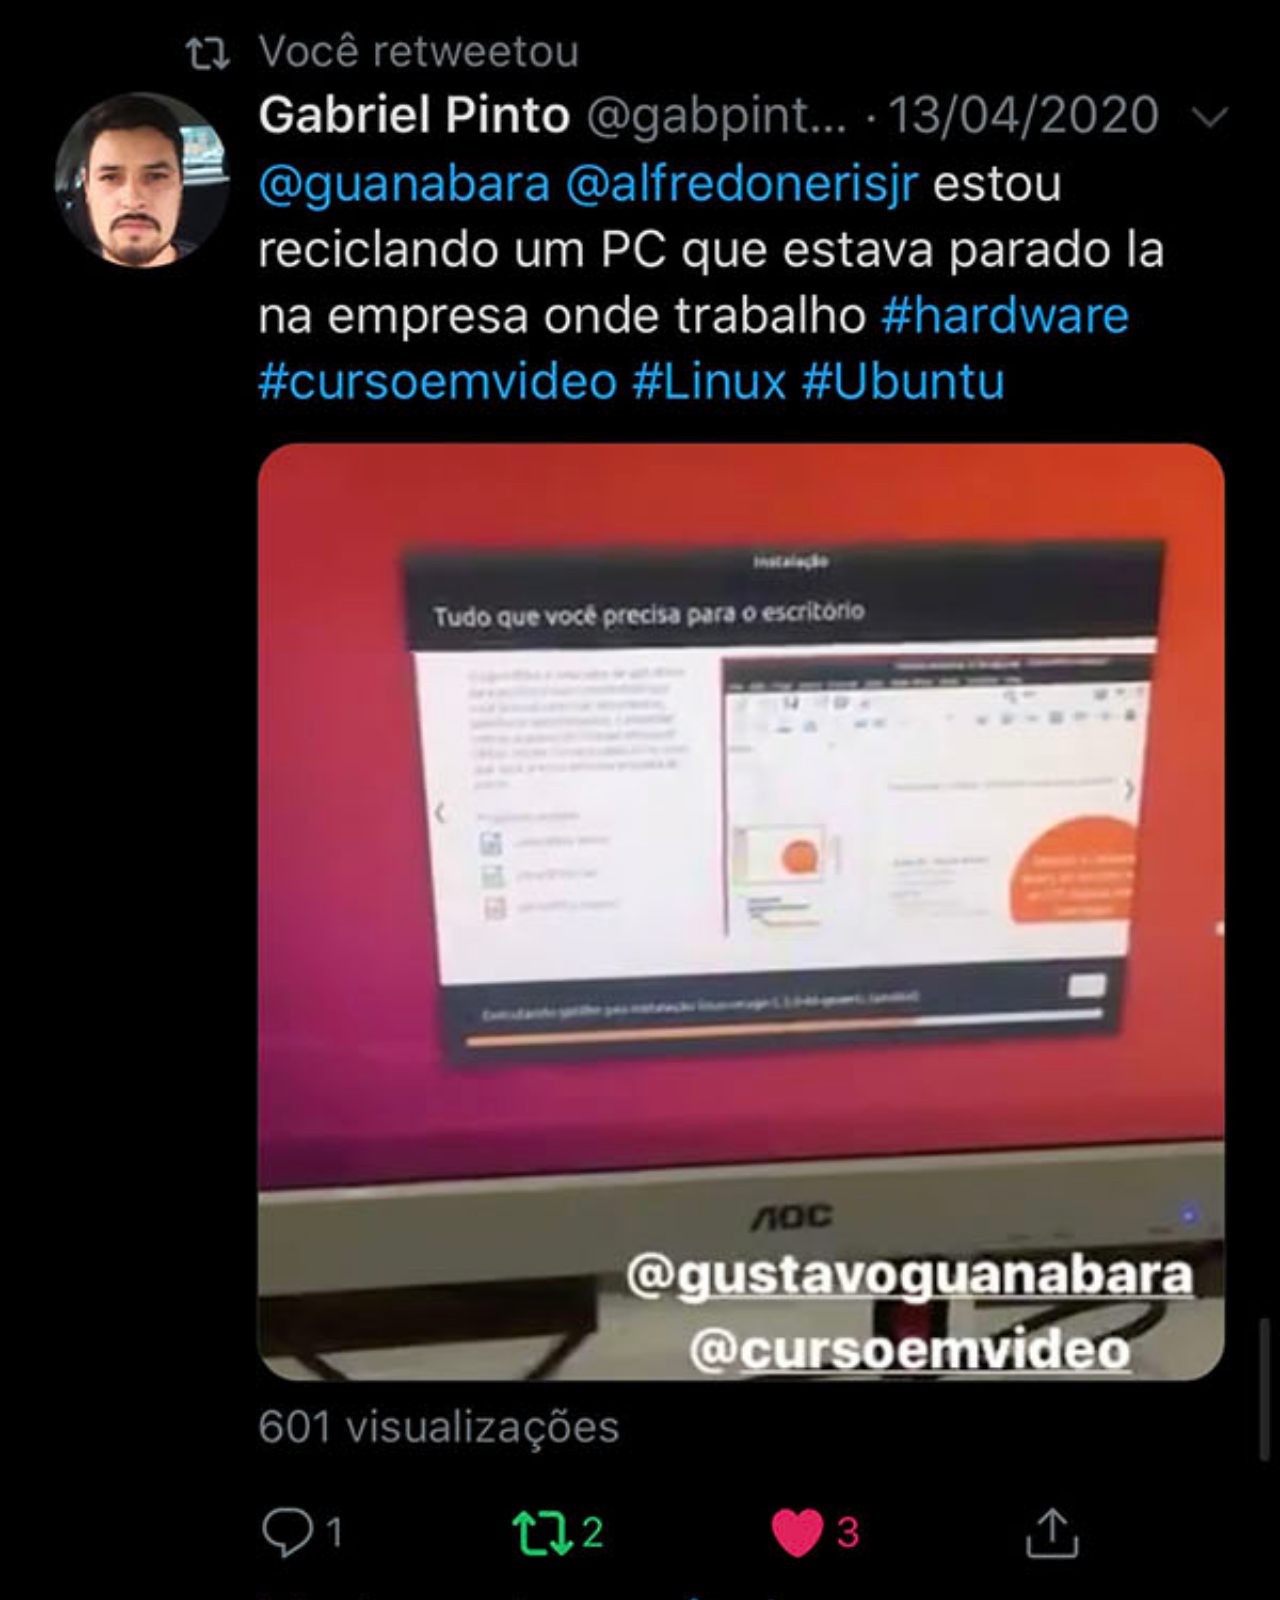
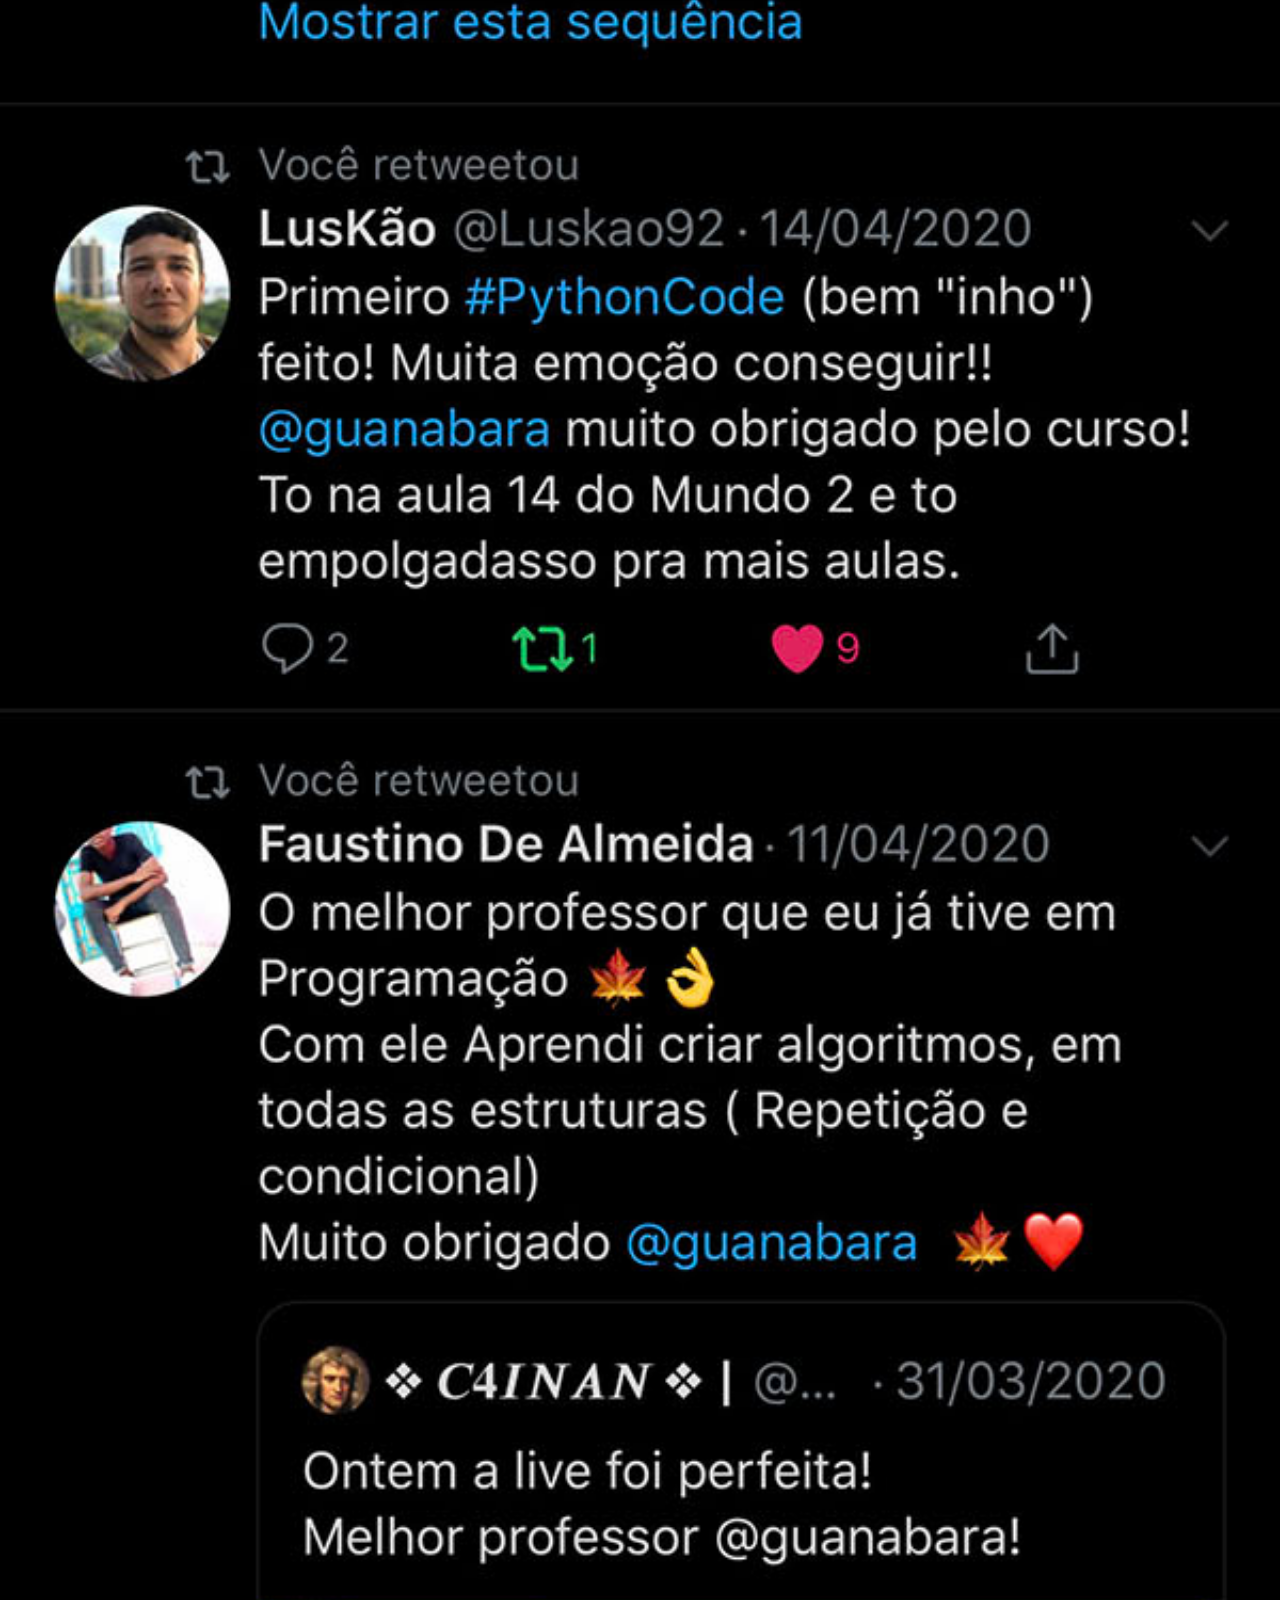
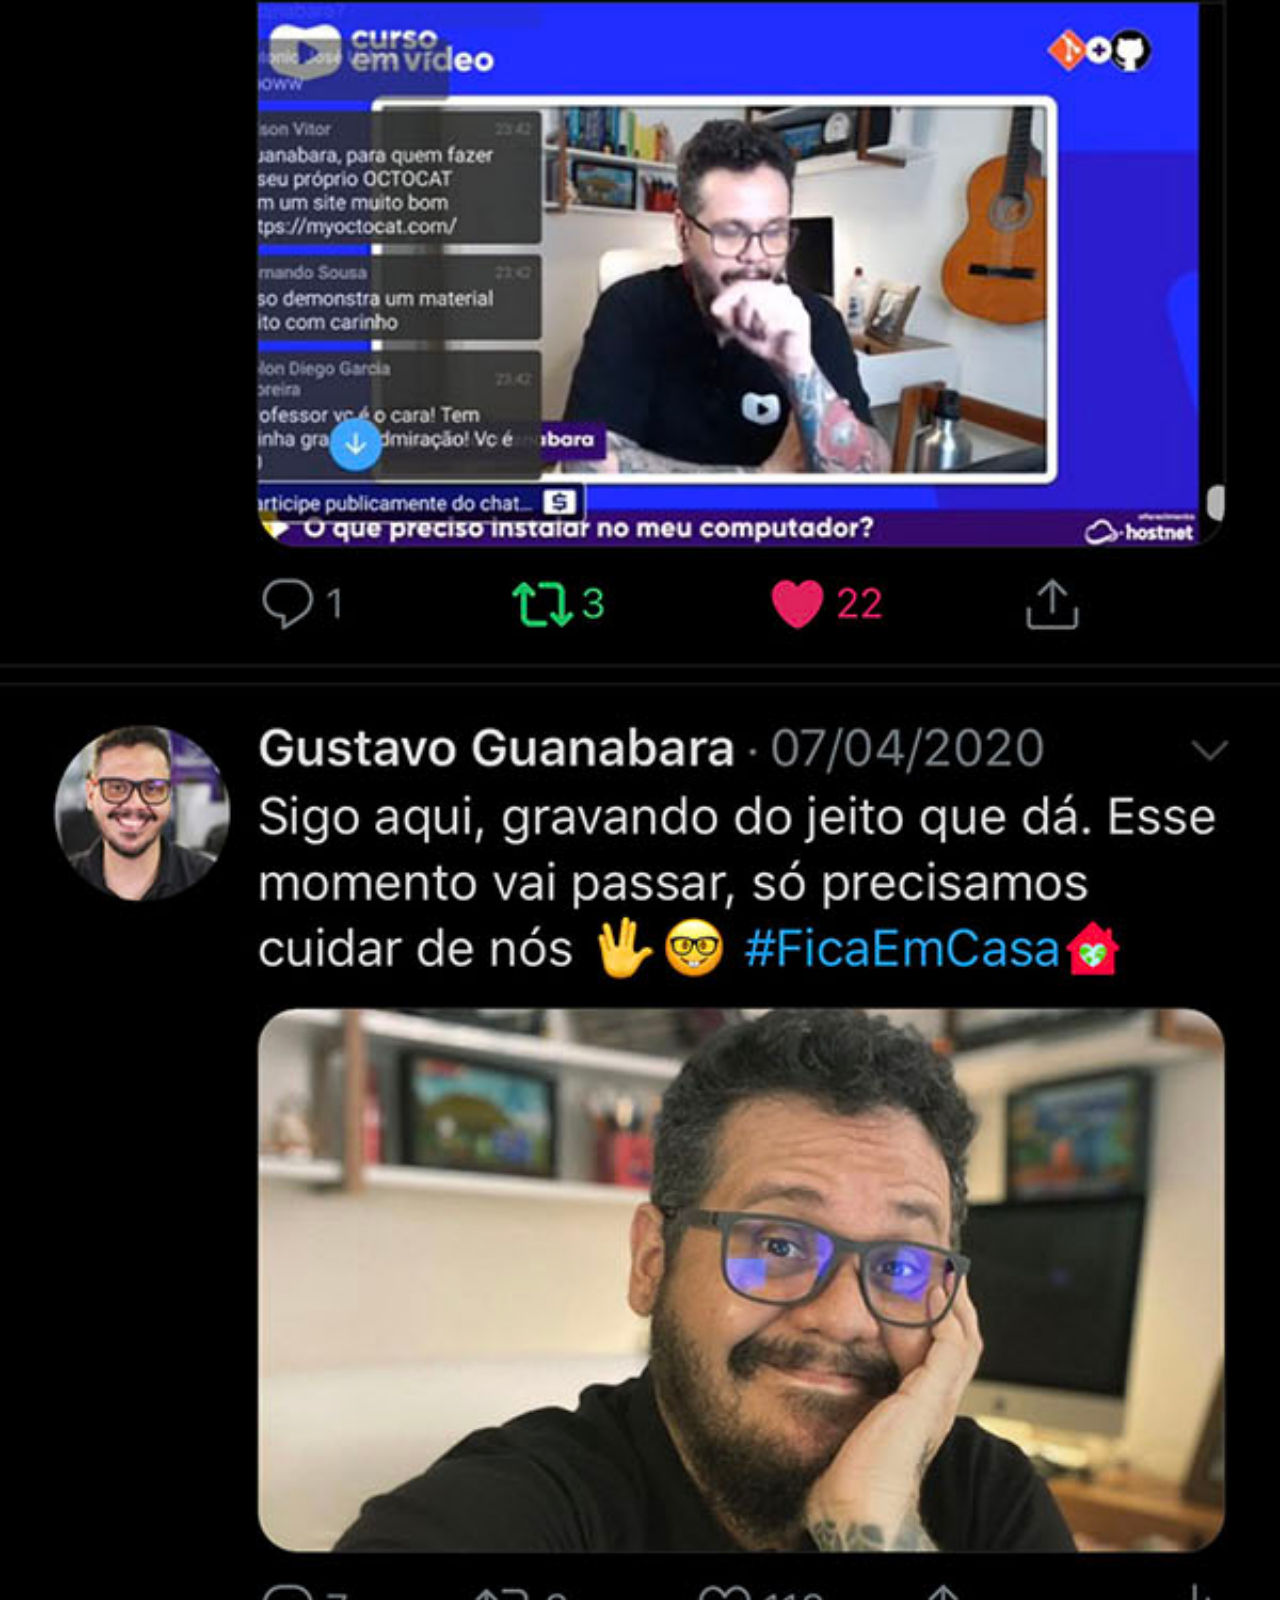
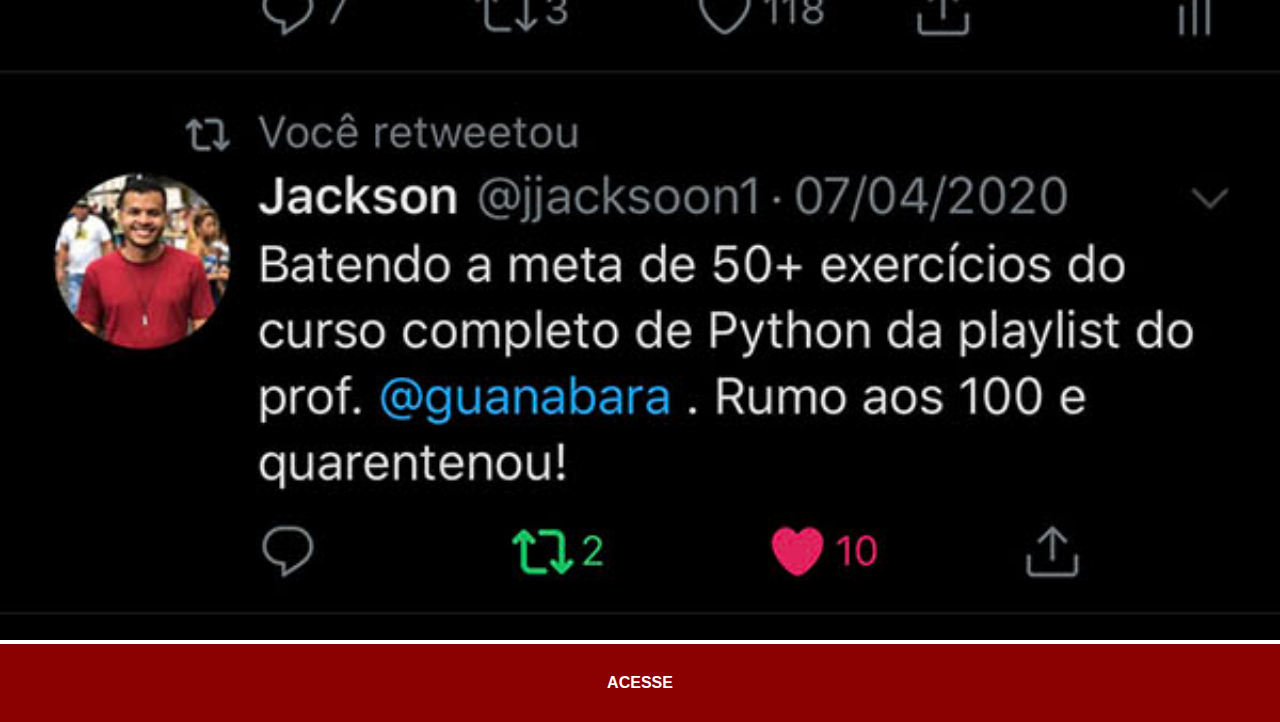
<file: TWITTER.HTML>
<!DOCTYPE html>
<html lang="pt-br">
<head>
    <meta charset="UTF-8">
    <meta name="viewport" content="width=device-width, initial-scale=1.0">
    <title>logo-twitter</title>
    <link rel="stylesheet" href="estilo/social.css">
</head>
<body>
    <img src="imagem/tela-twitter.jpg" alt="twitter">
    <a href="Twitter.com" target="_blank"> ACESSE</a>
</body>
</html>
</file>
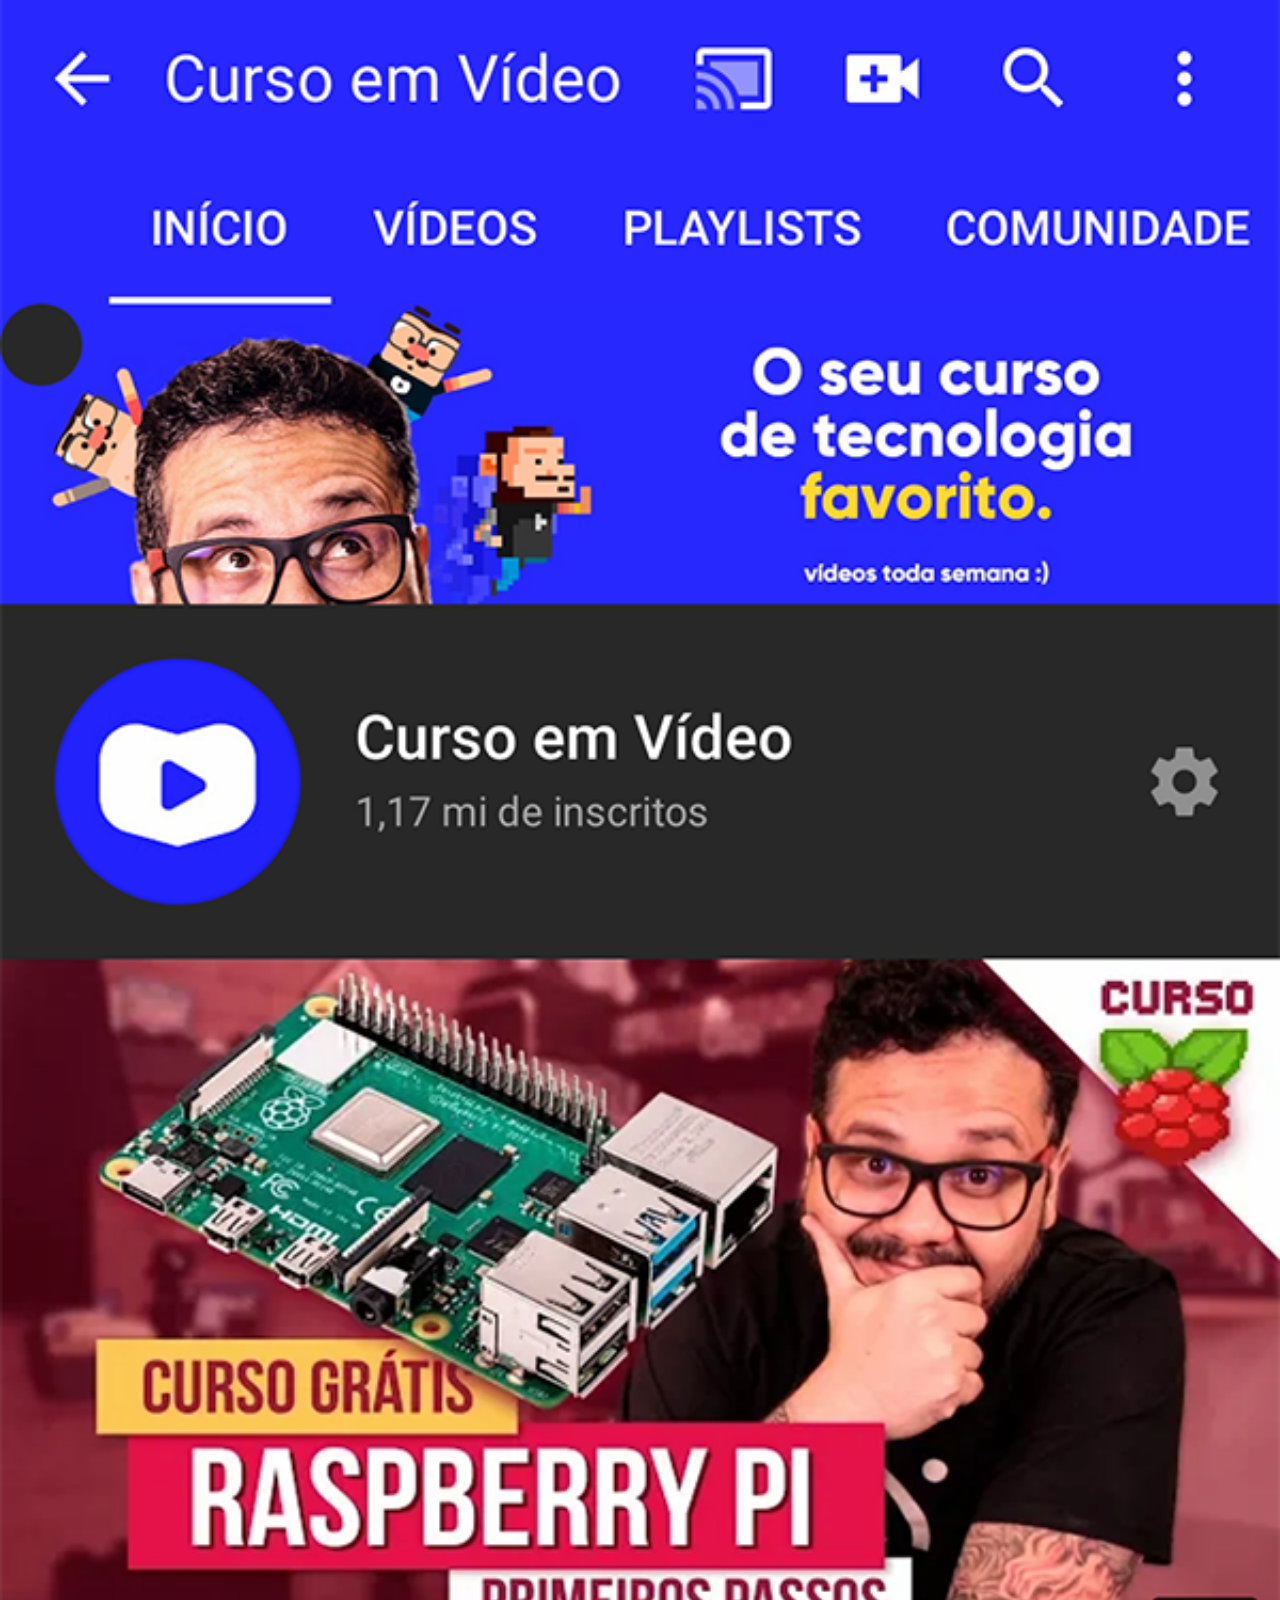
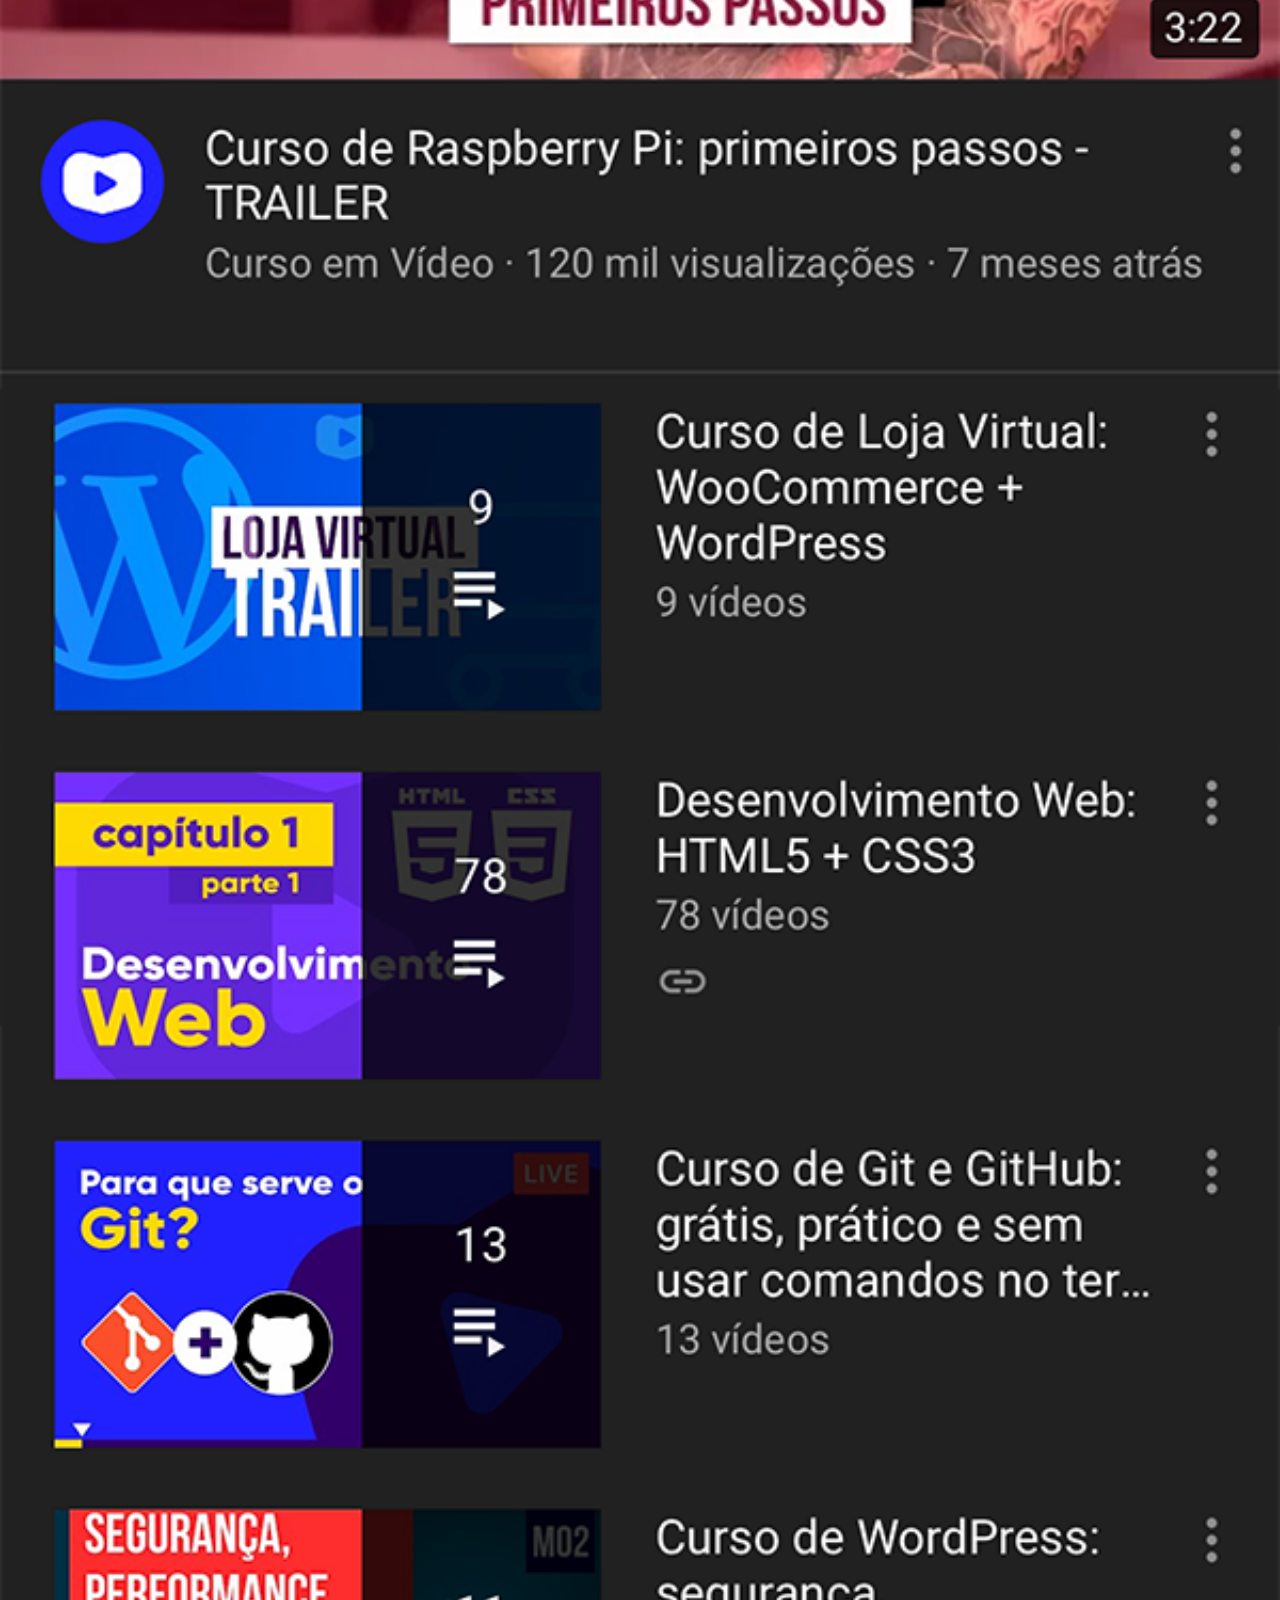
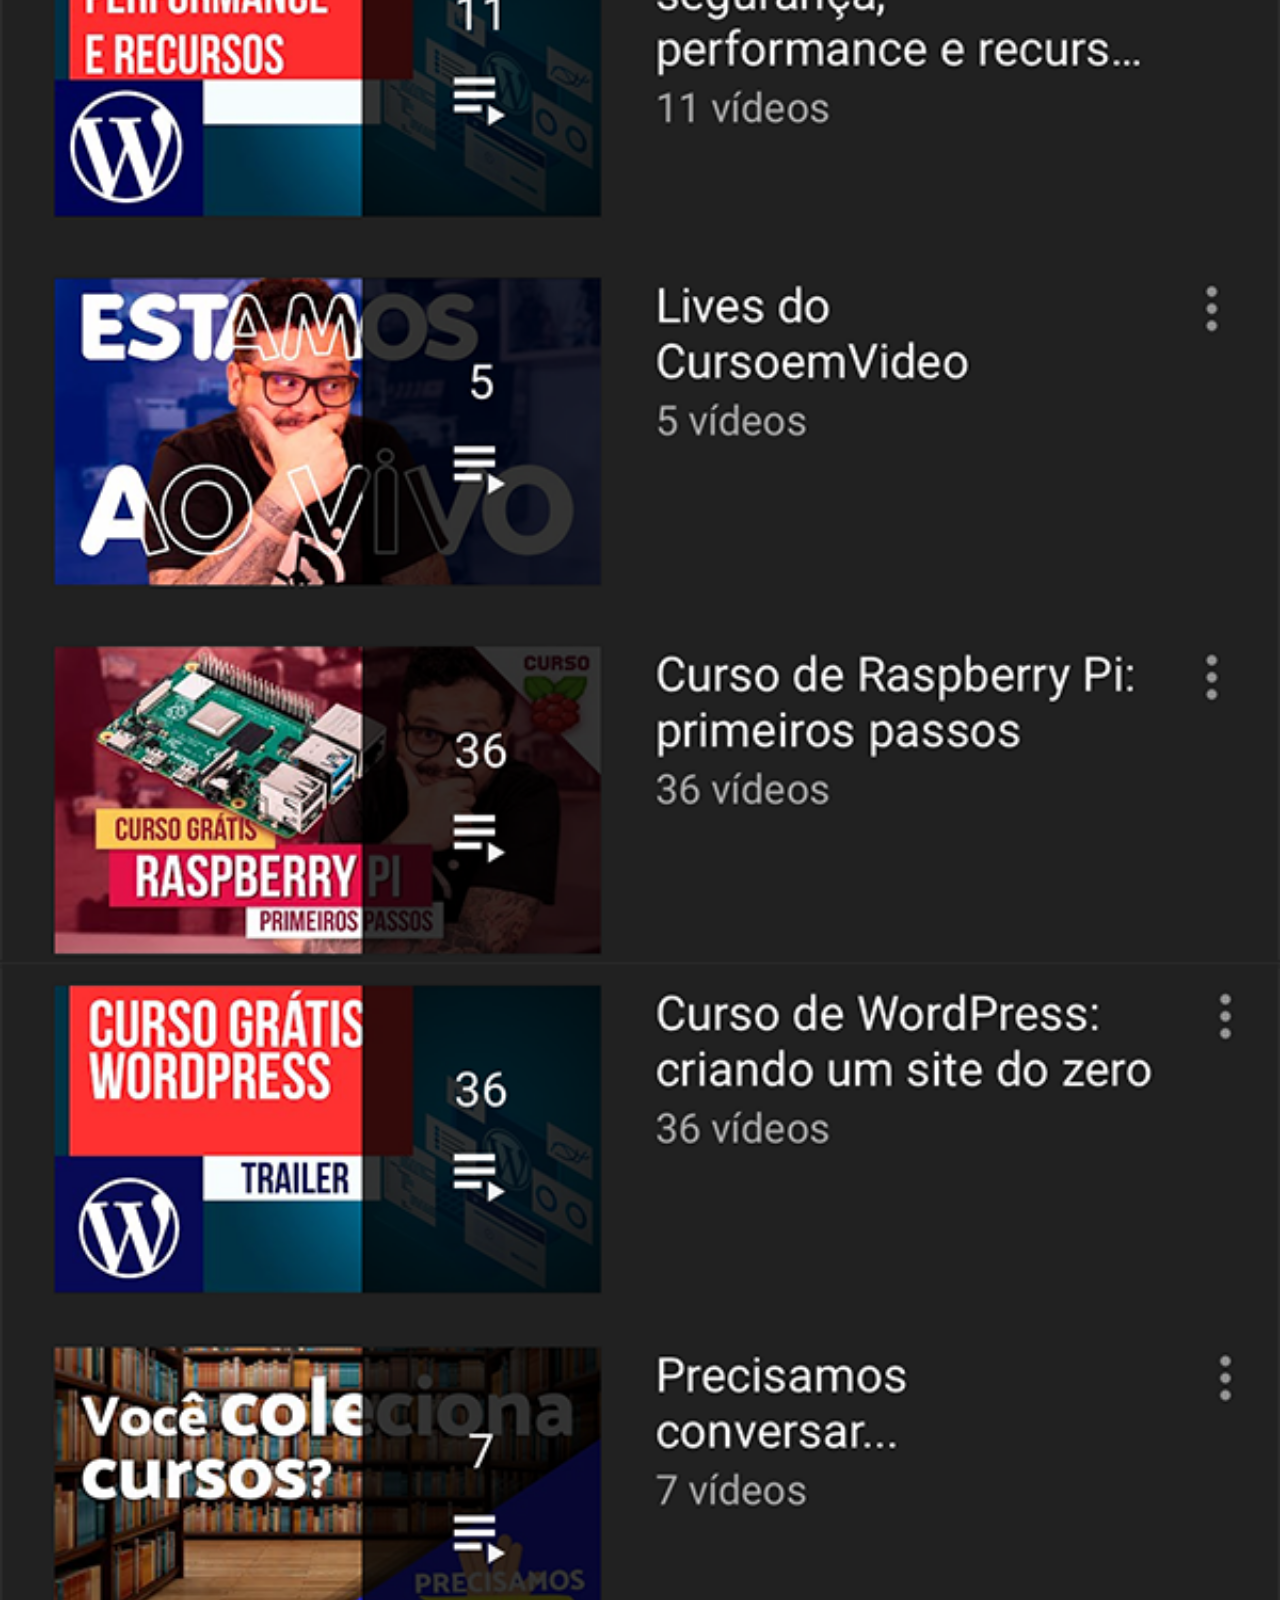
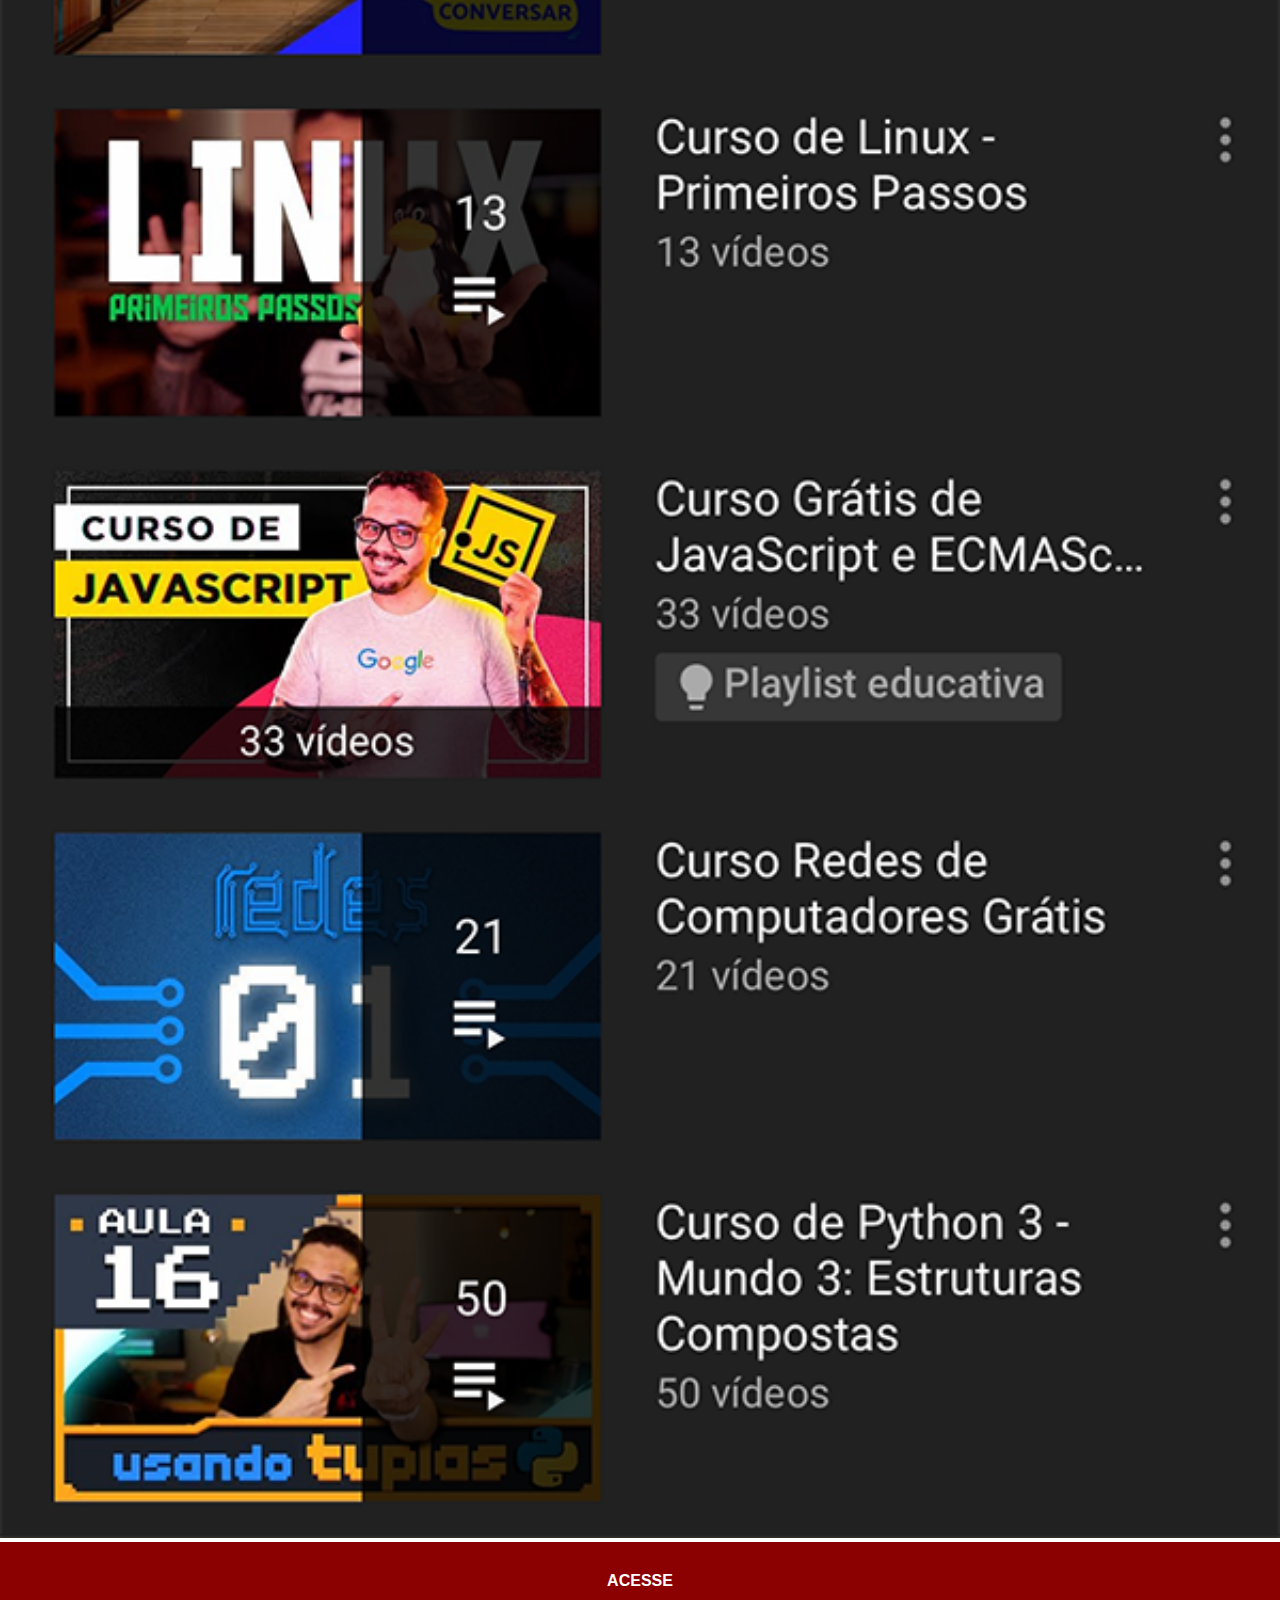
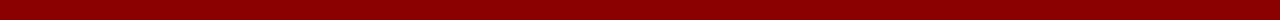
<file: youtube.html>
<!DOCTYPE html>
<html lang="pt-br">
<head>
    <meta charset="UTF-8">
    <meta name="viewport" content="width=device-width, initial-scale=1.0">
    <title> Youtube</title>
    <link rel="stylesheet" href="estilo/social.css">
</head>
<body>
    <img src="imagem/tela-youtube.png" alt="Youtube"  >
    <a href=" https://www.youtube.com/c/CursoemV%C3%ADdeo/playlists " target="_blank"
    id=" font">ACESSE</a>
    
</body>
</html>
</file>
<file: estilo/style.css>
@charset "UTF-8";

*{
    margin: 0px;
    padding: 0px;
    font-family: Arial, Helvetica, sans-serif; 
}
html,body{
    height: 100vh;
    width: 100vw;
    background-color: black;

}
body{
    background: url('../imagem/fundo-madeira.jpg') no-repeat top center;
    background-size: cover;
    background-attachment: fixed;
   
}
main{
    position: relative;
    height: 100vh;

}
section#telefone{
    position: absolute;
    top: 50%;
    left: 50%;
    transform: translate(-40%, -50%);


    height: 627px;
    width: 311px;
    background-color: blue;

    background: url('../imagem/frame-iphone.png') no-repeat;
}
iframe#tela{

    position: relative;
    top: 80px;
    left: 22px;
    
    width: 270px;
    height: 472px;
}

img#tela{

    position: relative;
    top: 80px;
    left: 22px;
    
    width: 270px;
    height: 472px;
}
section#redes-sociais{
    text-align: right;
}
section#redes-sociais img{
    width: 70px;
    margin: 20px;
    border-radius: 50%;
    box-shadow: 2px 2px 2px black;
    box-sizing: border-box;

    
}
section#redes-sociais img:hover{
    border: 2px solid rgba(255, 255, 255, 0.498);
    transform: translate(3px);
    box-shadow: 5px 5px black;
    transition: transform .2s, border 1s;

}
</file>
<file: estilo/social.css>
@charset "UTF-8";

*{
    margin: 0px;
    padding: 0px;
    font-family: Arial, Helvetica, sans-serif;
}
::-webkit-scrollbar{
width: 0px;
height: 0px;
}
img{
width: 100vw;


}
iframe#tela{

    position: relative;
    top: 80px;
    left: 22px;
    width: 270px;
    height: 472px;
    

}

a{
display: block;
background-color: darkred;
color: white;
padding: 30px;
text-align: center;
font-weight: bolder;
text-decoration: none;

}
a:hover{
background-color: red;
}
</file>
